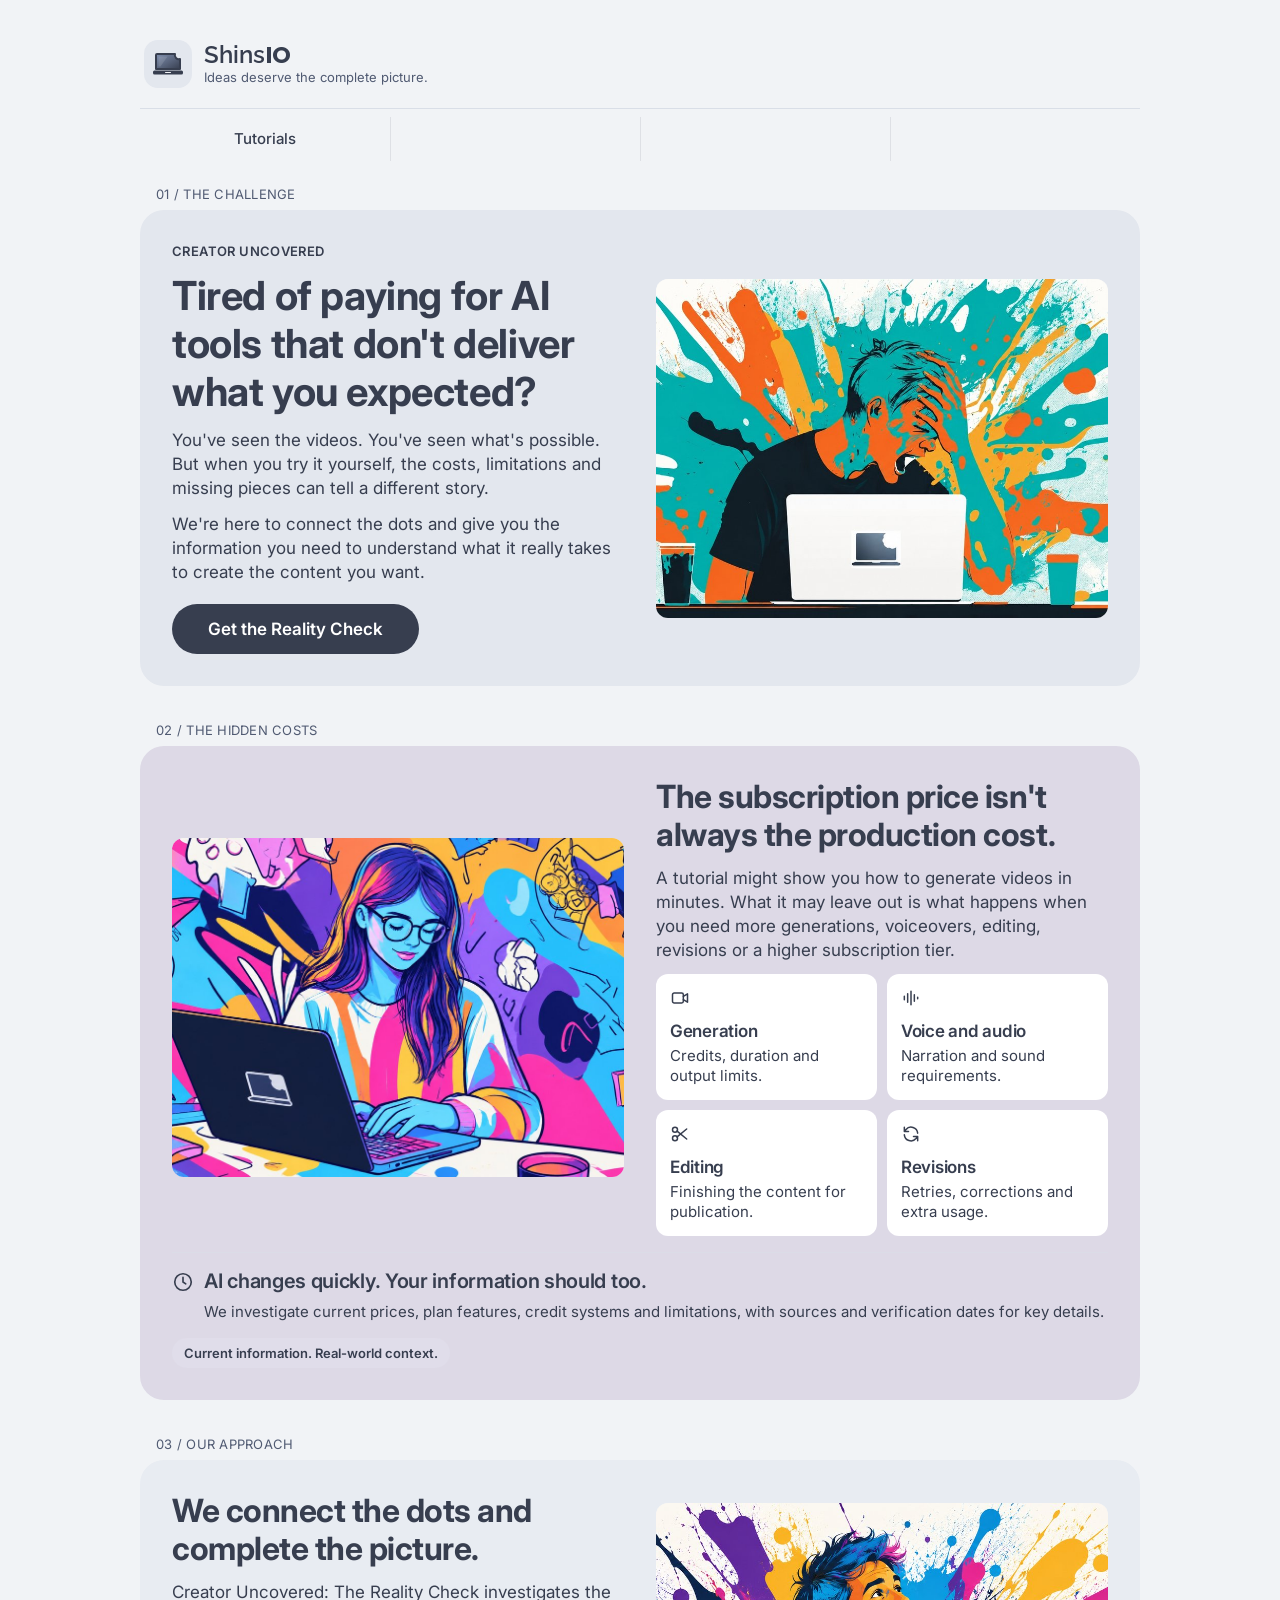
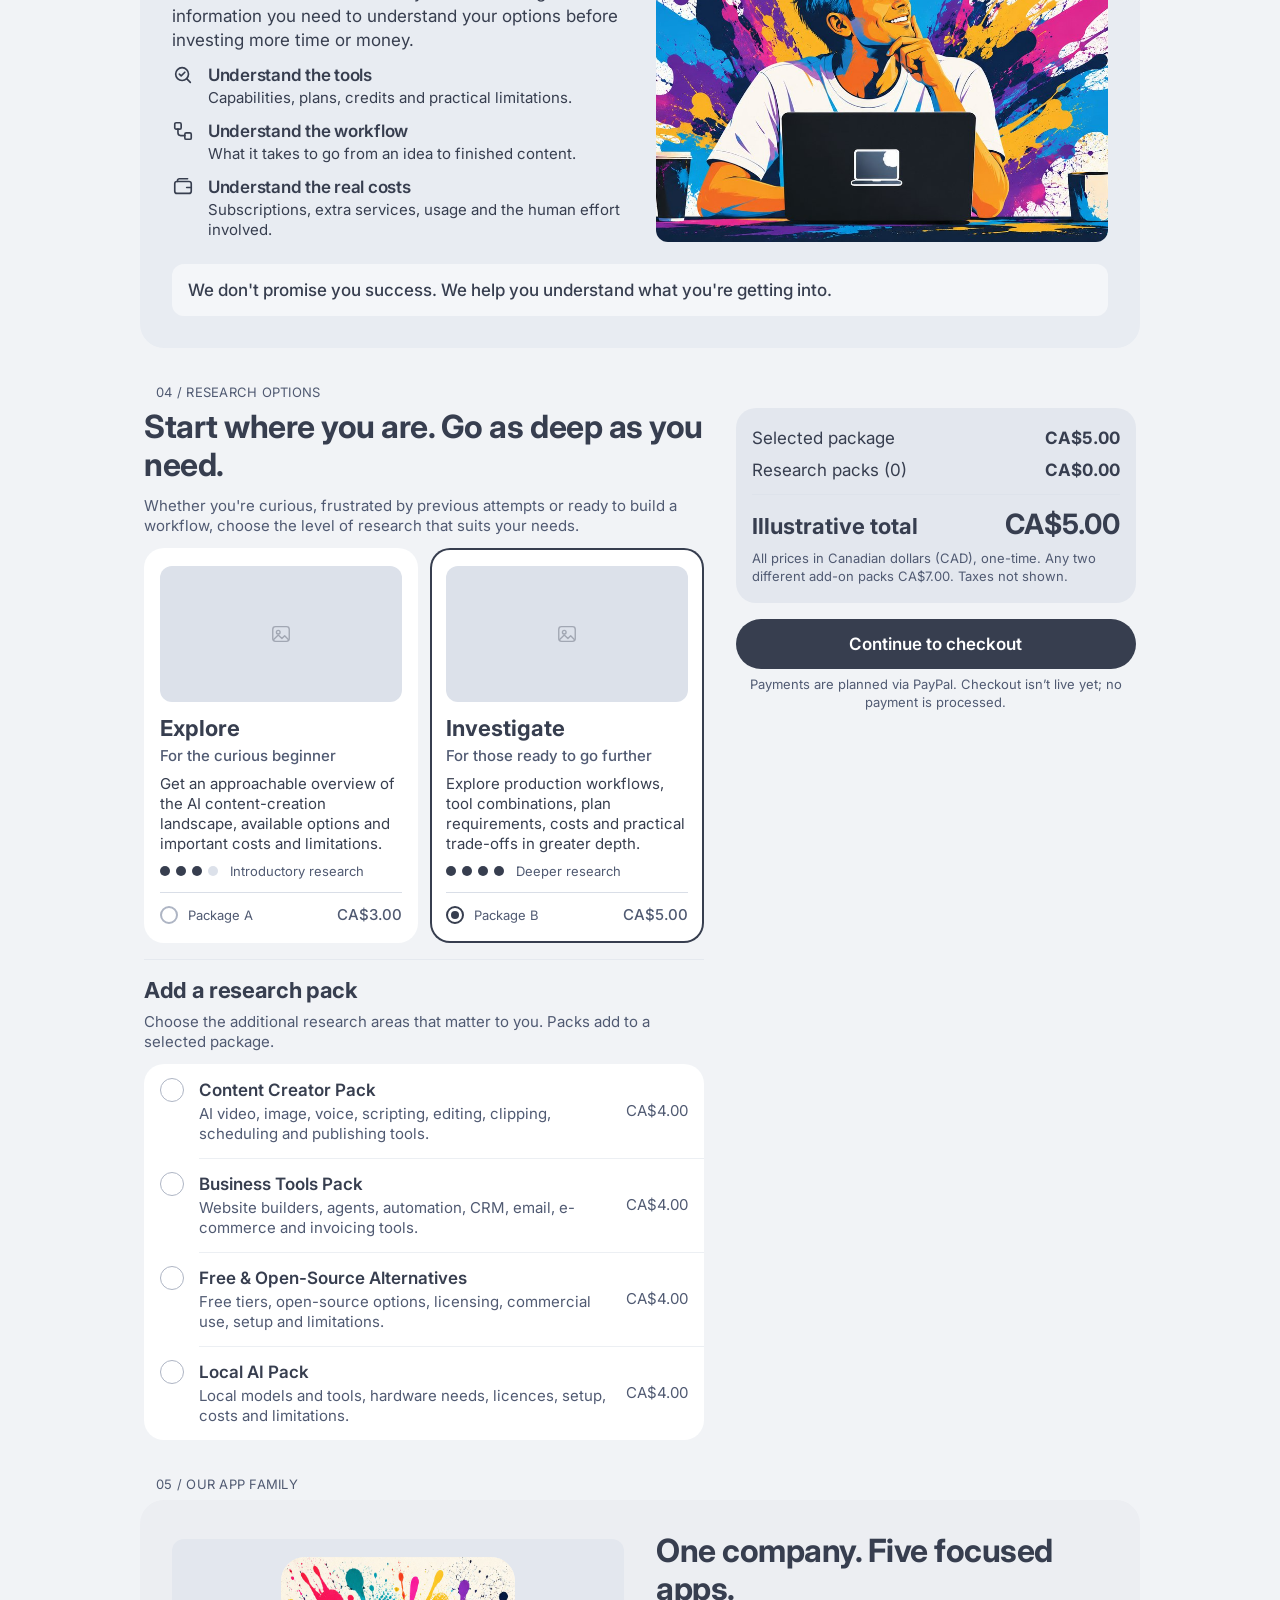
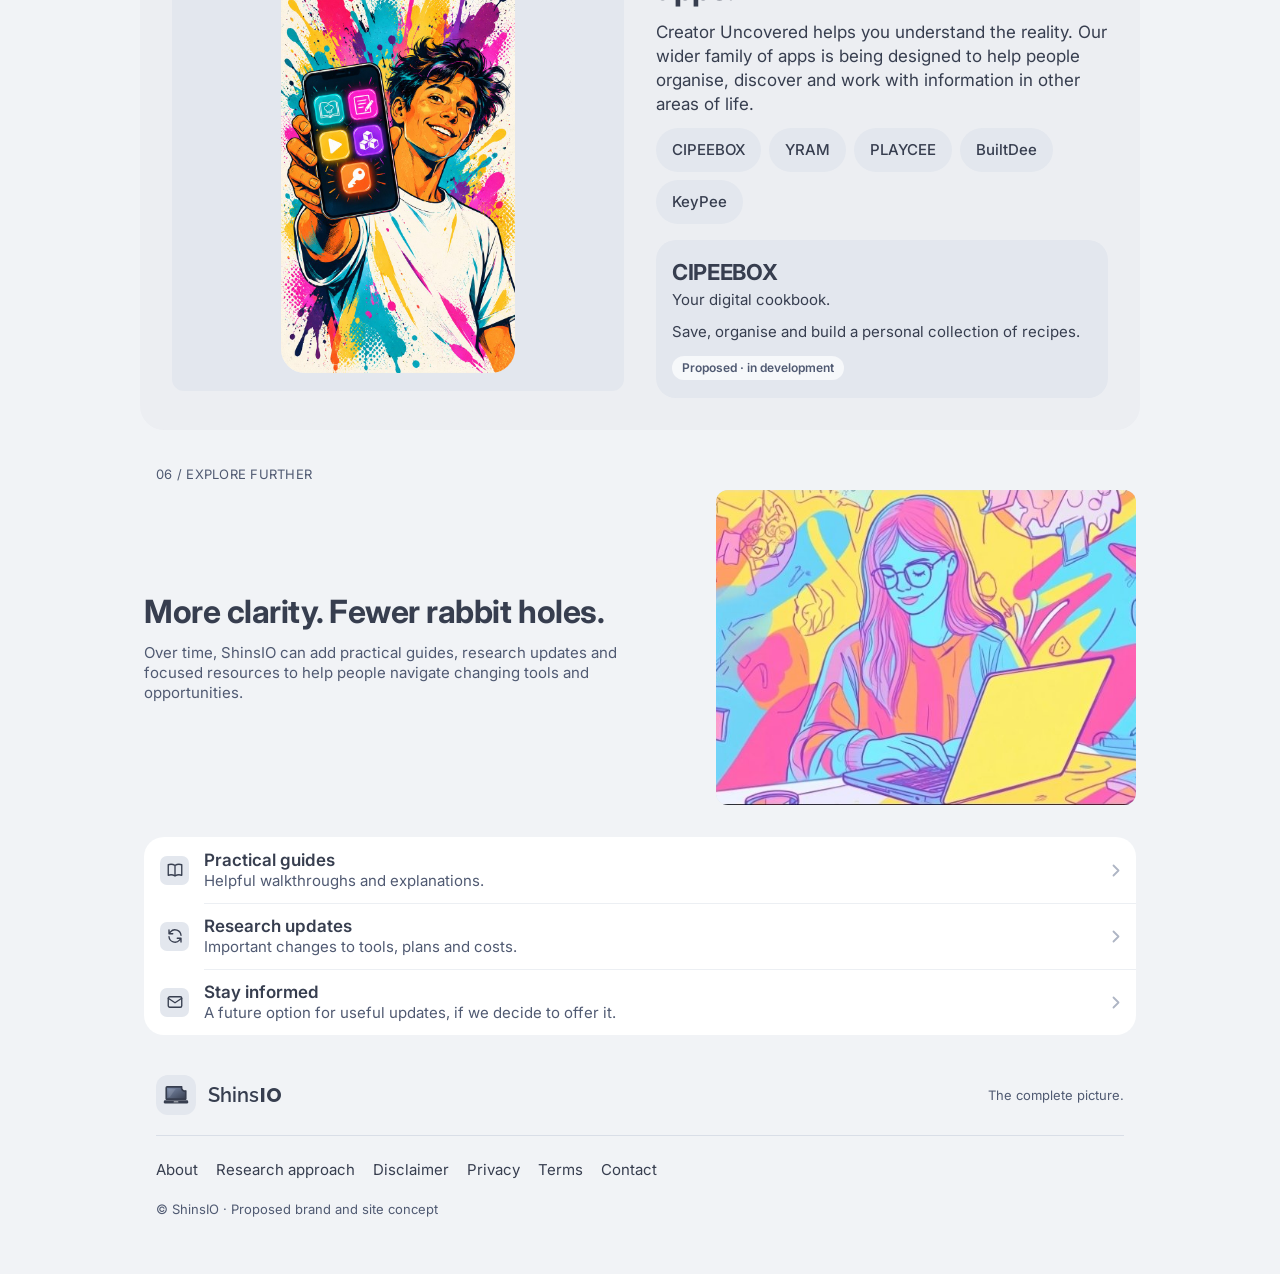
<file: index.html>
<!doctype html>
<html lang="en">
<head>
<meta charset="utf-8">
<meta name="viewport" content="width=device-width, initial-scale=1, viewport-fit=cover">
<title>ShinsIO — Ideas deserve the complete picture.</title>
<meta name="description" content="ShinsIO: Creator Uncovered — The Reality Check. Understand the real tools, workflows and costs behind AI content creation.">
<meta name="theme-color" content="#F1F3F6">
<link rel="preconnect" href="https://fonts.googleapis.com">
<link rel="preconnect" href="https://fonts.gstatic.com" crossorigin>
<link href="https://fonts.googleapis.com/css2?family=Inter:wght@400;500;600;700&family=Poppins:wght@700&family=Raleway:wght@600&display=swap" rel="stylesheet">
<link rel="stylesheet" href="styles.css?v=9">
<link rel="icon" href="data:image/svg+xml,%3Csvg xmlns='http://www.w3.org/2000/svg' viewBox='0 0 64 48'%3E%3Cdefs%3E%3ClinearGradient id='g' x1='0' y1='0' x2='1' y2='1'%3E%3Cstop offset='0' stop-color='%23A78BFA'/%3E%3Cstop offset='1' stop-color='%237C3AED'/%3E%3C/linearGradient%3E%3C/defs%3E%3Cpath d='M10 4h36a8 8 0 0 0 10 10v20H8V6a2 2 0 0 1 2-2z' fill='url(%23g)' stroke='%231F1F1F' stroke-width='4' stroke-linejoin='round'/%3E%3Crect x='2' y='37' width='60' height='8' rx='3' fill='%231F1F1F'/%3E%3Crect x='26' y='40' width='12' height='2' rx='1' fill='%23F7F6F3'/%3E%3C/svg%3E">
</head>
<body>
<svg width="0" height="0" style="position:absolute" aria-hidden="true">
  <defs>
    <linearGradient id="screenGrad" x1="0" y1="0" x2="1" y2="1">
      <stop offset="0" stop-color="#8090B0"/><stop offset="1" stop-color="#373E4F"/>
    </linearGradient>
    <symbol id="logo-laptop" viewBox="0 0 64 48">
      <!-- screen with concave bite at upper-right -->
      <path d="M10 4h36a8 8 0 0 0 10 10v20H8V6a2 2 0 0 1 2-2z" fill="url(#screenGrad)" stroke="#373E4F" stroke-width="4" stroke-linejoin="round"/>
      <path d="M13 9l18 0-14 20h-4z" fill="#fff" opacity=".12"/>
      <rect x="2" y="37" width="60" height="8" rx="3" fill="#373E4F"/>
      <rect x="26" y="40" width="12" height="2" rx="1" fill="#F1F3F6"/>
    </symbol>
  </defs>
</svg>

<div class="page">
  <header class="site-header">
    <a class="brand" href="#top" aria-label="ShinsIO home">
      <span class="brand-tile"><svg class="laptop" viewBox="0 0 64 48" aria-hidden="true"><use href="#logo-laptop"/></svg></span>
      <span class="brand-text">
        <span class="wordmark"><span class="wm-shins">Shins</span><span class="wm-io">IO</span></span>
        <span class="tagline">Ideas deserve the complete picture.</span>
      </span>
    </a>
  </header>
  <nav class="tab-nav" aria-label="Sections">
    <span class="tab">Tutorials</span><span class="tab"></span><span class="tab"></span><span class="tab"></span>
  </nav>

  <main id="top">
    <!-- 01 -->
    <section class="section" id="hook" aria-labelledby="hook-h">
      <p class="eyebrow">01 / The Challenge</p>
      <div class="card tint-lavender has-media">
        <div class="card-text">
        <p class="kicker">Creator Uncovered</p>
        <h1 id="hook-h">Tired of paying for AI tools that don't deliver what you expected?</h1>
        <p>You've seen the videos. You've seen what's possible. But when you try it yourself, the costs, limitations and missing pieces can tell a different story.</p>
        <p>We're here to connect the dots and give you the information you need to understand what it really takes to create the content you want.</p>
        <a class="btn btn-purple" href="#research">Get the Reality Check</a>
        </div>
        <div class="media media-4x3" aria-hidden="true"><img class="media-img" src="images/section-01-hook.svg" alt="" width="1200" height="661" loading="lazy" decoding="async"></div>
      </div>
    </section>

    <!-- 02 -->
    <section class="section" id="reality" aria-labelledby="reality-h">
      <p class="eyebrow">02 / The Hidden Costs</p>
      <div class="card tint-blue has-media flip">
        <div class="card-text">
        <h2 id="reality-h">The subscription price isn't always the production cost.</h2>
        <p>A tutorial might show you how to generate videos in minutes. What it may leave out is what happens when you need more generations, voiceovers, editing, revisions or a higher subscription tier.</p>
        <div class="tiles">
          <div class="tile">
            <svg class="ico" viewBox="0 0 24 24"><rect x="3" y="6" width="13" height="12" rx="2"/><path d="M16 10l5-3v10l-5-3"/></svg>
            <h3>Generation</h3><p>Credits, duration and output limits.</p>
          </div>
          <div class="tile">
            <svg class="ico" viewBox="0 0 24 24"><path d="M4 10v4M8 7v10M12 4v16M16 8v8M20 11v2"/></svg>
            <h3>Voice and audio</h3><p>Narration and sound requirements.</p>
          </div>
          <div class="tile">
            <svg class="ico" viewBox="0 0 24 24"><circle cx="6" cy="7" r="3"/><circle cx="6" cy="17" r="3"/><path d="M8.5 8.5L20 18M8.5 15.5L20 6"/></svg>
            <h3>Editing</h3><p>Finishing the content for publication.</p>
          </div>
          <div class="tile">
            <svg class="ico" viewBox="0 0 24 24"><path d="M20 11a8 8 0 0 0-14-4.5L4 9M4 4v5h5M4 13a8 8 0 0 0 14 4.5l2-2.5M20 20v-5h-5"/></svg>
            <h3>Revisions</h3><p>Retries, corrections and extra usage.</p>
          </div>
        </div>
        </div>
        <div class="media media-4x3" aria-hidden="true"><img class="media-img" src="images/section-02-costs.svg" alt="" width="1200" height="687" loading="lazy" decoding="async"></div>
        <div class="card-full">
        <hr>
        <div class="note">
          <svg class="ico" viewBox="0 0 24 24"><circle cx="12" cy="12" r="9"/><path d="M12 7v5l3 2"/></svg>
          <div>
            <h3>AI changes quickly. Your information should too.</h3>
            <p>We investigate current prices, plan features, credit systems and limitations, with sources and verification dates for key details.</p>
          </div>
        </div>
        <p class="badge">Current information. Real-world context.</p>
        </div>
      </div>
    </section>

    <!-- 03 -->
    <section class="section" id="solution" aria-labelledby="solution-h">
      <p class="eyebrow">03 / Our Approach</p>
      <div class="card tint-green has-media">
        <div class="card-text">
        <h2 id="solution-h">We connect the dots and complete the picture.</h2>
        <p>Creator Uncovered: The Reality Check investigates the information you need to understand your options before investing more time or money.</p>
        <ul class="feature-list">
          <li><svg class="ico" viewBox="0 0 24 24"><circle cx="11" cy="11" r="7"/><path d="M8 11l2 2 4-4M16 16l4 4"/></svg>
            <div><h3>Understand the tools</h3><p>Capabilities, plans, credits and practical limitations.</p></div></li>
          <li><svg class="ico" viewBox="0 0 24 24"><rect x="3" y="3" width="7" height="7" rx="1.5"/><rect x="14" y="14" width="7" height="7" rx="1.5"/><path d="M6.5 10v4a3 3 0 0 0 3 3H14"/></svg>
            <div><h3>Understand the workflow</h3><p>What it takes to go from an idea to finished content.</p></div></li>
          <li><svg class="ico" viewBox="0 0 24 24"><rect x="3" y="6" width="18" height="13" rx="2.5"/><path d="M16 12.5h5M6 6V5a2 2 0 0 1 2-2h9"/></svg>
            <div><h3>Understand the real costs</h3><p>Subscriptions, extra services, usage and the human effort involved.</p></div></li>
        </ul>
        </div>
        <div class="media media-4x3" aria-hidden="true"><img class="media-img" src="images/section-03-approach.svg" alt="" width="1200" height="661" loading="lazy" decoding="async"></div>
        <div class="card-full">
        <p class="trust">We don't promise you success. We help you understand what you're getting into.</p>
        </div>
      </div>
    </section>

    <!-- 04 -->
    <section class="section" id="research" aria-labelledby="research-h">
      <p class="eyebrow">04 / Research options</p>
      <div class="card plain research-grid">
        <div class="research-main">
        <h2 id="research-h">Start where you are. Go as deep as you need.</h2>
        <p class="muted">Whether you're curious, frustrated by previous attempts or ready to build a workflow, choose the level of research that suits your needs.</p>

        <fieldset class="packages">
          <legend class="sr-only">Research package</legend>
          <label class="pkg">
            <input type="radio" name="package" value="A" data-price="3.00" data-name="Package A · Explore">
            <span class="pkg-body">
              <span class="media media-16x9 media-thumb" aria-hidden="true"><svg class="media-glyph" viewBox="0 0 24 24"><rect x="3" y="4" width="18" height="16" rx="3"/><circle cx="9" cy="10" r="2"/><path d="M4 18l5-5 4 4 3-3 4 4"/></svg></span>
              <span class="pkg-title">Explore</span>
              <span class="pkg-aud">For the curious beginner</span>
              <span class="pkg-desc">Get an approachable overview of the AI content-creation landscape, available options and important costs and limitations.</span>
              <span class="depth" aria-label="Depth: introductory research"><i class="on"></i><i class="on"></i><i class="on"></i><i></i> Introductory research</span>
              <span class="pkg-foot"><span class="radio" aria-hidden="true"></span><span class="pkg-code">Package A</span><span class="price">CA$3.00</span></span>
            </span>
          </label>
          <label class="pkg">
            <input type="radio" name="package" value="B" data-price="5.00" data-name="Package B · Investigate" checked>
            <span class="pkg-body">
              <span class="media media-16x9 media-thumb" aria-hidden="true"><svg class="media-glyph" viewBox="0 0 24 24"><rect x="3" y="4" width="18" height="16" rx="3"/><circle cx="9" cy="10" r="2"/><path d="M4 18l5-5 4 4 3-3 4 4"/></svg></span>
              <span class="pkg-title">Investigate</span>
              <span class="pkg-aud">For those ready to go further</span>
              <span class="pkg-desc">Explore production workflows, tool combinations, plan requirements, costs and practical trade-offs in greater depth.</span>
              <span class="depth" aria-label="Depth: deeper research"><i class="on"></i><i class="on"></i><i class="on"></i><i class="on"></i> Deeper research</span>
              <span class="pkg-foot"><span class="radio" aria-hidden="true"></span><span class="pkg-code">Package B</span><span class="price">CA$5.00</span></span>
            </span>
          </label>
        </fieldset>

        <hr>
        <h3 class="h-sub">Add a research pack</h3>
        <p class="muted">Choose the additional research areas that matter to you. Packs add to a selected package.</p>
        <fieldset class="packs">
          <legend class="sr-only">Optional research packs, CA$4.00 each; any two different packs CA$7.00</legend>
          <label class="pack"><input type="checkbox" name="pack" value="creator" data-price="4.00"><span class="check" aria-hidden="true"></span>
            <span class="pack-text"><span class="pack-title">Content Creator Pack</span><span class="pack-desc">AI video, image, voice, scripting, editing, clipping, scheduling and publishing tools.</span></span><span class="pack-price">CA$4.00</span></label>
          <label class="pack"><input type="checkbox" name="pack" value="business" data-price="4.00"><span class="check" aria-hidden="true"></span>
            <span class="pack-text"><span class="pack-title">Business Tools Pack</span><span class="pack-desc">Website builders, agents, automation, CRM, email, e-commerce and invoicing tools.</span></span><span class="pack-price">CA$4.00</span></label>
          <label class="pack"><input type="checkbox" name="pack" value="free" data-price="4.00"><span class="check" aria-hidden="true"></span>
            <span class="pack-text"><span class="pack-title">Free &amp; Open-Source Alternatives</span><span class="pack-desc">Free tiers, open-source options, licensing, commercial use, setup and limitations.</span></span><span class="pack-price">CA$4.00</span></label>
          <label class="pack"><input type="checkbox" name="pack" value="local" data-price="4.00"><span class="check" aria-hidden="true"></span>
            <span class="pack-text"><span class="pack-title">Local AI Pack</span><span class="pack-desc">Local models and tools, hardware needs, licences, setup, costs and limitations.</span></span><span class="pack-price">CA$4.00</span></label>
        </fieldset>
        </div>
        <div class="research-aside">
        <div class="summary" aria-live="polite">
          <div class="row"><span>Selected package</span><strong id="sum-pkg">CA$5.00</strong></div>
          <div class="row"><span id="sum-packs-label">Research packs (0)</span><strong id="sum-packs">CA$0.00</strong></div>
          <div class="row" id="sum-offer-row" style="display:none"><span>Two-add-on offer</span><strong id="sum-offer">−CA$0.00</strong></div>
          <hr>
          <div class="row total"><span>Illustrative total</span><strong id="sum-total">CA$5.00</strong></div>
          <p class="fine">All prices in Canadian dollars (CAD), one-time. Any two different add-on packs <span id="pair-note">CA$7.00</span>. Taxes not shown.</p>
        </div>
        <button class="btn btn-dark" type="button" id="checkout">Continue to checkout</button>
        <p class="fine center" id="checkout-note">Payments are planned via PayPal. Checkout isn’t live yet; no payment is processed.</p>
        </div>
      </div>
    </section>

    <!-- 05 -->
    <section class="section" id="family" aria-labelledby="family-h">
      <p class="eyebrow">05 / Our app family</p>
      <div class="card tint-mist has-media flip">
        <div class="card-text">
        <h2 id="family-h">One company. Five focused apps.</h2>
        <p>Creator Uncovered helps you understand the reality. Our wider family of apps is being designed to help people organise, discover and work with information in other areas of life.</p>
        <div class="chips" role="tablist" aria-label="ShinsIO apps"></div>
        <div class="app-card" id="app-card" role="tabpanel" aria-live="polite">
          <h3 id="app-name"></h3>
          <p class="app-tag" id="app-tag"></p>
          <p id="app-desc"></p>
          <span class="status">Proposed · in development</span>
        </div>
        </div>
        <div class="media media-1x1" aria-hidden="true"><span class="media-phone"><img class="media-img" src="images/section-05-family.svg" alt="" width="720" height="1280" loading="lazy" decoding="async"></span></div>
      </div>
    </section>

    <!-- 06 -->
    <section class="section" id="supporting" aria-labelledby="sup-h">
      <p class="eyebrow">06 / Explore further</p>
      <div class="card plain has-media">
        <div class="card-text">
        <h2 id="sup-h">More clarity. Fewer rabbit holes.</h2>
        <p class="muted">Over time, ShinsIO can add practical guides, research updates and focused resources to help people navigate changing tools and opportunities.</p>
        </div>
        <div class="media media-4x3" aria-hidden="true"><img class="media-img" src="images/section-06-explore.svg" alt="" width="719" height="412" loading="lazy" decoding="async"></div>
        <div class="card-full">
        <ul class="link-list">
          <li><a href="#supporting"><span class="row-tile"><svg class="ico" viewBox="0 0 24 24"><path d="M3 5c3-1 6-1 9 1 3-2 6-2 9-1v14c-3-1-6-1-9 1-3-2-6-2-9-1zM12 6v14"/></svg></span>
            <span class="row-text"><strong>Practical guides</strong><small>Helpful walkthroughs and explanations.</small></span><svg class="chev" viewBox="0 0 8 13" aria-hidden="true"><path d="M1.5 1.5l5 5-5 5" fill="none" stroke="currentColor" stroke-width="1.8" stroke-linecap="round" stroke-linejoin="round"/></svg></a></li>
          <li><a href="#supporting"><span class="row-tile"><svg class="ico" viewBox="0 0 24 24"><path d="M20 11a8 8 0 0 0-14-4.5L4 9M4 4v5h5M4 13a8 8 0 0 0 14 4.5l2-2.5M20 20v-5h-5"/></svg></span>
            <span class="row-text"><strong>Research updates</strong><small>Important changes to tools, plans and costs.</small></span><svg class="chev" viewBox="0 0 8 13" aria-hidden="true"><path d="M1.5 1.5l5 5-5 5" fill="none" stroke="currentColor" stroke-width="1.8" stroke-linecap="round" stroke-linejoin="round"/></svg></a></li>
          <li><a href="#supporting"><span class="row-tile"><svg class="ico" viewBox="0 0 24 24"><rect x="3" y="5" width="18" height="14" rx="2"/><path d="M3 7l9 6 9-6"/></svg></span>
            <span class="row-text"><strong>Stay informed</strong><small>A future option for useful updates, if we decide to offer it.</small></span><svg class="chev" viewBox="0 0 8 13" aria-hidden="true"><path d="M1.5 1.5l5 5-5 5" fill="none" stroke="currentColor" stroke-width="1.8" stroke-linecap="round" stroke-linejoin="round"/></svg></a></li>
        </ul>
        </div>
      </div>
    </section>
  </main>

  <footer class="site-footer" id="footer">
    <div class="foot-top">
      <span class="brand small"><span class="brand-tile"><svg class="laptop" viewBox="0 0 64 48" aria-hidden="true"><use href="#logo-laptop"/></svg></span>
        <span class="wordmark"><span class="wm-shins">Shins</span><span class="wm-io">IO</span></span></span>
      <span class="foot-tag">The complete picture.</span>
    </div>
    <nav class="foot-links" aria-label="Footer">
      <a href="about.html">About</a><a href="research.html">Research approach</a><a href="disclaimer.html">Disclaimer</a><a href="privacy.html">Privacy</a><a href="terms.html">Terms</a><a href="contact.html">Contact</a>
    </nav>
    <p class="copy">© ShinsIO · Proposed brand and site concept</p>
  </footer>
</div>
<script src="main.js?v=5"></script>
</body>
</html>
</file>
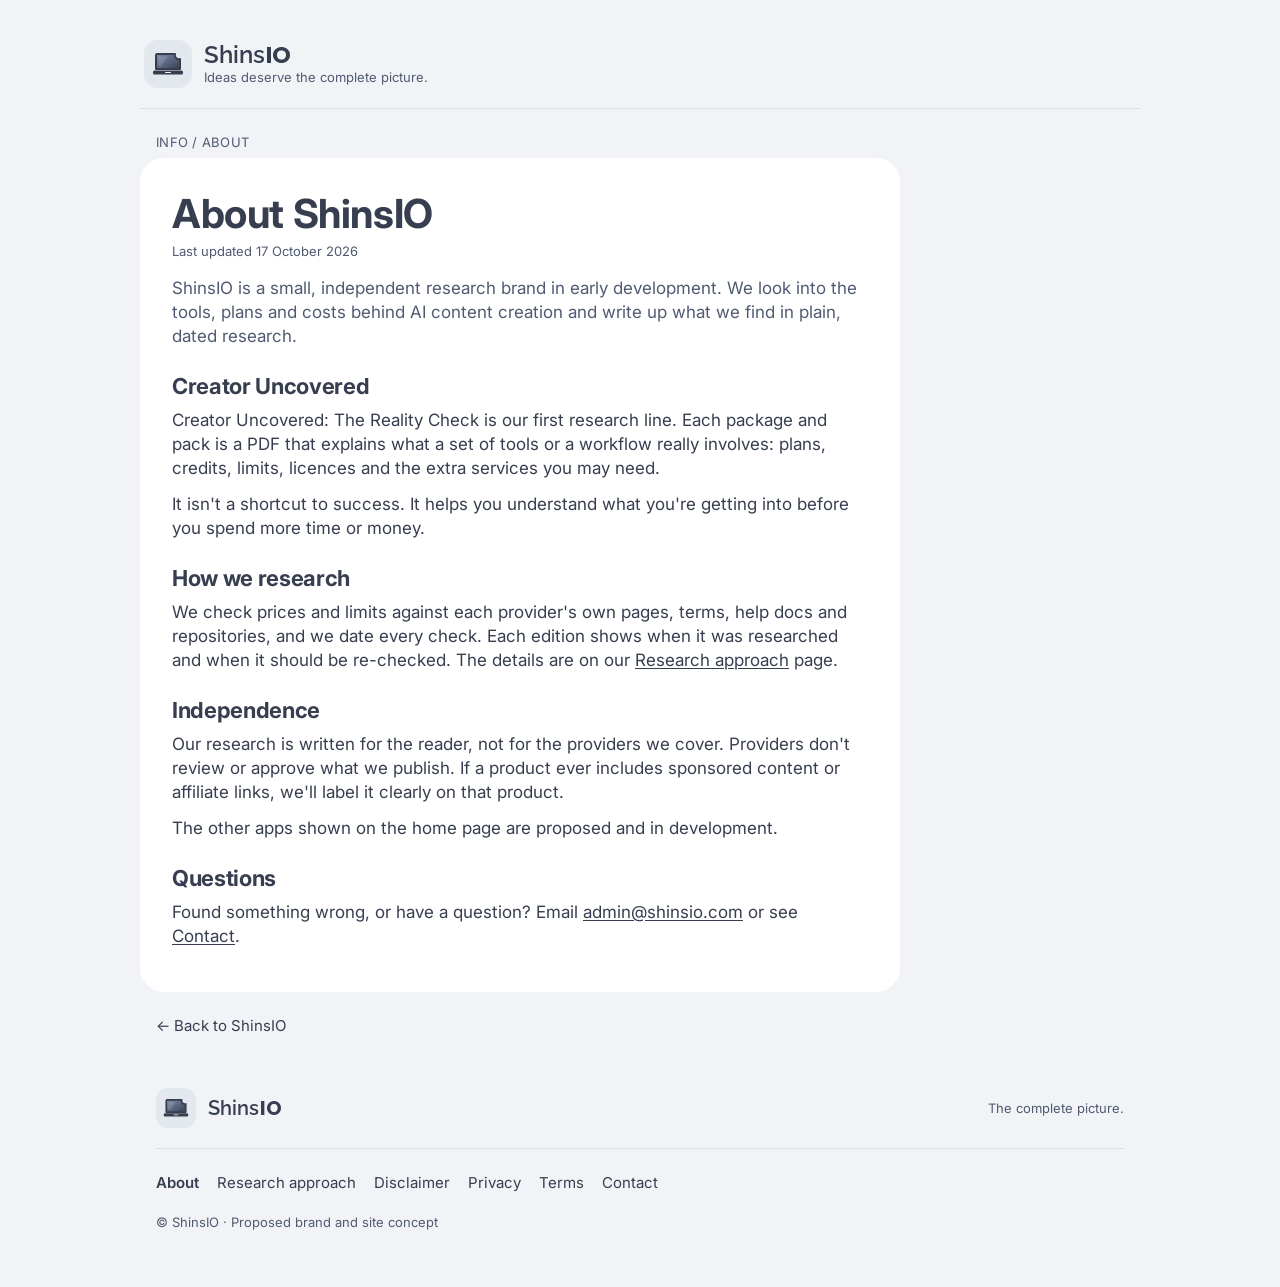
<file: about.html>
<!doctype html>
<html lang="en">
<head>
<meta charset="utf-8">
<meta name="viewport" content="width=device-width, initial-scale=1, viewport-fit=cover">
<title>About · ShinsIO</title>
<meta name="description" content="Who ShinsIO is, what Creator Uncovered: The Reality Check is, and how we research.">
<meta name="theme-color" content="#F1F3F6">
<link rel="preconnect" href="https://fonts.googleapis.com">
<link rel="preconnect" href="https://fonts.gstatic.com" crossorigin>
<link href="https://fonts.googleapis.com/css2?family=Inter:wght@400;500;600;700&family=Poppins:wght@700&family=Raleway:wght@600&display=swap" rel="stylesheet">
<link rel="stylesheet" href="styles.css?v=9">
<link rel="icon" href="data:image/svg+xml,%3Csvg xmlns='http://www.w3.org/2000/svg' viewBox='0 0 64 48'%3E%3Cdefs%3E%3ClinearGradient id='g' x1='0' y1='0' x2='1' y2='1'%3E%3Cstop offset='0' stop-color='%23A78BFA'/%3E%3Cstop offset='1' stop-color='%237C3AED'/%3E%3C/linearGradient%3E%3C/defs%3E%3Cpath d='M10 4h36a8 8 0 0 0 10 10v20H8V6a2 2 0 0 1 2-2z' fill='url(%23g)' stroke='%231F1F1F' stroke-width='4' stroke-linejoin='round'/%3E%3Crect x='2' y='37' width='60' height='8' rx='3' fill='%231F1F1F'/%3E%3Crect x='26' y='40' width='12' height='2' rx='1' fill='%23F7F6F3'/%3E%3C/svg%3E">
</head>
<body>
<svg width="0" height="0" style="position:absolute" aria-hidden="true">
  <defs>
    <linearGradient id="screenGrad" x1="0" y1="0" x2="1" y2="1">
      <stop offset="0" stop-color="#8090B0"/><stop offset="1" stop-color="#373E4F"/>
    </linearGradient>
    <symbol id="logo-laptop" viewBox="0 0 64 48">
      <!-- screen with concave bite at upper-right -->
      <path d="M10 4h36a8 8 0 0 0 10 10v20H8V6a2 2 0 0 1 2-2z" fill="url(#screenGrad)" stroke="#373E4F" stroke-width="4" stroke-linejoin="round"/>
      <path d="M13 9l18 0-14 20h-4z" fill="#fff" opacity=".12"/>
      <rect x="2" y="37" width="60" height="8" rx="3" fill="#373E4F"/>
      <rect x="26" y="40" width="12" height="2" rx="1" fill="#F1F3F6"/>
    </symbol>
  </defs>
</svg>

<div class="page">
  <header class="site-header">
    <a class="brand" href="index.html" aria-label="ShinsIO home">
      <span class="brand-tile"><svg class="laptop" viewBox="0 0 64 48" aria-hidden="true"><use href="#logo-laptop"/></svg></span>
      <span class="brand-text">
        <span class="wordmark"><span class="wm-shins">Shins</span><span class="wm-io">IO</span></span>
        <span class="tagline">Ideas deserve the complete picture.</span>
      </span>
    </a>
  </header>

  <main id="top">
    <section class="section" aria-labelledby="doc-h">
      <p class="eyebrow">Info / About</p>
      <article class="card doc">
        <h1 id="doc-h">About ShinsIO</h1>
        <p class="fine">Last updated 17 October 2026</p>
        <p class="lede">ShinsIO is a small, independent research brand in early development. We look into the tools, plans and costs behind AI content creation and write up what we find in plain, dated research.</p>
        <h2>Creator Uncovered</h2>
        <p>Creator Uncovered: The Reality Check is our first research line. Each package and pack is a PDF that explains what a set of tools or a workflow really involves: plans, credits, limits, licences and the extra services you may need.</p>
        <p>It isn't a shortcut to success. It helps you understand what you're getting into before you spend more time or money.</p>
        <h2>How we research</h2>
        <p>We check prices and limits against each provider's own pages, terms, help docs and repositories, and we date every check. Each edition shows when it was researched and when it should be re-checked. The details are on our <a href="research.html">Research approach</a> page.</p>
        <h2>Independence</h2>
        <p>Our research is written for the reader, not for the providers we cover. Providers don't review or approve what we publish. If a product ever includes sponsored content or affiliate links, we'll label it clearly on that product.</p>
        <p>The other apps shown on the home page are proposed and in development.</p>
        <h2>Questions</h2>
        <p>Found something wrong, or have a question? Email <a href="mailto:admin@shinsio.com">admin@shinsio.com</a> or see <a href="contact.html">Contact</a>.</p>
      </article>
      <p class="doc-back"><a href="index.html">← Back to ShinsIO</a></p>
    </section>
  </main>

  <footer class="site-footer" id="footer">
    <div class="foot-top">
      <span class="brand small"><span class="brand-tile"><svg class="laptop" viewBox="0 0 64 48" aria-hidden="true"><use href="#logo-laptop"/></svg></span>
        <span class="wordmark"><span class="wm-shins">Shins</span><span class="wm-io">IO</span></span></span>
      <span class="foot-tag">The complete picture.</span>
    </div>
    <nav class="foot-links" aria-label="Footer">
      <a href="about.html" aria-current="page">About</a><a href="research.html">Research approach</a><a href="disclaimer.html">Disclaimer</a><a href="privacy.html">Privacy</a><a href="terms.html">Terms</a><a href="contact.html">Contact</a>
    </nav>
    <p class="copy">© ShinsIO · Proposed brand and site concept</p>
  </footer>
</div>
</body>
</html>
</file>
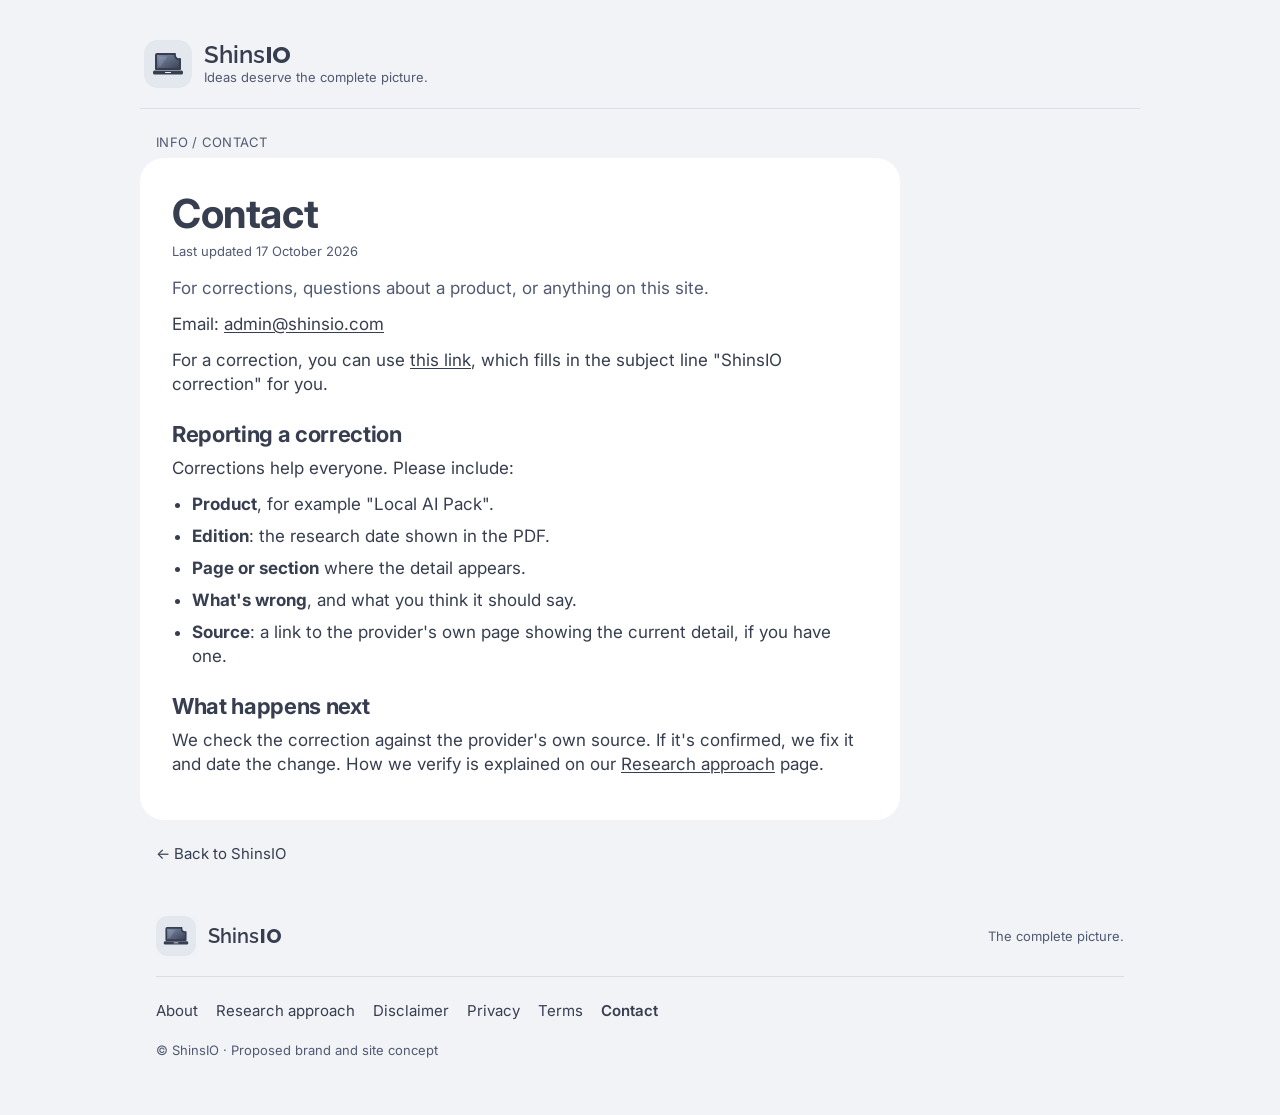
<file: contact.html>
<!doctype html>
<html lang="en">
<head>
<meta charset="utf-8">
<meta name="viewport" content="width=device-width, initial-scale=1, viewport-fit=cover">
<title>Contact · ShinsIO</title>
<meta name="description" content="How to send ShinsIO corrections and questions, and what to include in a correction.">
<meta name="theme-color" content="#F1F3F6">
<link rel="preconnect" href="https://fonts.googleapis.com">
<link rel="preconnect" href="https://fonts.gstatic.com" crossorigin>
<link href="https://fonts.googleapis.com/css2?family=Inter:wght@400;500;600;700&family=Poppins:wght@700&family=Raleway:wght@600&display=swap" rel="stylesheet">
<link rel="stylesheet" href="styles.css?v=9">
<link rel="icon" href="data:image/svg+xml,%3Csvg xmlns='http://www.w3.org/2000/svg' viewBox='0 0 64 48'%3E%3Cdefs%3E%3ClinearGradient id='g' x1='0' y1='0' x2='1' y2='1'%3E%3Cstop offset='0' stop-color='%23A78BFA'/%3E%3Cstop offset='1' stop-color='%237C3AED'/%3E%3C/linearGradient%3E%3C/defs%3E%3Cpath d='M10 4h36a8 8 0 0 0 10 10v20H8V6a2 2 0 0 1 2-2z' fill='url(%23g)' stroke='%231F1F1F' stroke-width='4' stroke-linejoin='round'/%3E%3Crect x='2' y='37' width='60' height='8' rx='3' fill='%231F1F1F'/%3E%3Crect x='26' y='40' width='12' height='2' rx='1' fill='%23F7F6F3'/%3E%3C/svg%3E">
</head>
<body>
<svg width="0" height="0" style="position:absolute" aria-hidden="true">
  <defs>
    <linearGradient id="screenGrad" x1="0" y1="0" x2="1" y2="1">
      <stop offset="0" stop-color="#8090B0"/><stop offset="1" stop-color="#373E4F"/>
    </linearGradient>
    <symbol id="logo-laptop" viewBox="0 0 64 48">
      <!-- screen with concave bite at upper-right -->
      <path d="M10 4h36a8 8 0 0 0 10 10v20H8V6a2 2 0 0 1 2-2z" fill="url(#screenGrad)" stroke="#373E4F" stroke-width="4" stroke-linejoin="round"/>
      <path d="M13 9l18 0-14 20h-4z" fill="#fff" opacity=".12"/>
      <rect x="2" y="37" width="60" height="8" rx="3" fill="#373E4F"/>
      <rect x="26" y="40" width="12" height="2" rx="1" fill="#F1F3F6"/>
    </symbol>
  </defs>
</svg>

<div class="page">
  <header class="site-header">
    <a class="brand" href="index.html" aria-label="ShinsIO home">
      <span class="brand-tile"><svg class="laptop" viewBox="0 0 64 48" aria-hidden="true"><use href="#logo-laptop"/></svg></span>
      <span class="brand-text">
        <span class="wordmark"><span class="wm-shins">Shins</span><span class="wm-io">IO</span></span>
        <span class="tagline">Ideas deserve the complete picture.</span>
      </span>
    </a>
  </header>

  <main id="top">
    <section class="section" aria-labelledby="doc-h">
      <p class="eyebrow">Info / Contact</p>
      <article class="card doc">
        <h1 id="doc-h">Contact</h1>
        <p class="fine">Last updated 17 October 2026</p>
        <p class="lede">For corrections, questions about a product, or anything on this site.</p>
        <p>Email: <a href="mailto:admin@shinsio.com">admin@shinsio.com</a></p>
        <p>For a correction, you can use <a href="mailto:admin@shinsio.com?subject=ShinsIO%20correction">this link</a>, which fills in the subject line "ShinsIO correction" for you.</p>
        <h2>Reporting a correction</h2>
        <p>Corrections help everyone. Please include:</p>
        <ul>
          <li><strong>Product</strong>, for example "Local AI Pack".</li>
          <li><strong>Edition</strong>: the research date shown in the PDF.</li>
          <li><strong>Page or section</strong> where the detail appears.</li>
          <li><strong>What's wrong</strong>, and what you think it should say.</li>
          <li><strong>Source</strong>: a link to the provider's own page showing the current detail, if you have one.</li>
        </ul>
        <h2>What happens next</h2>
        <p>We check the correction against the provider's own source. If it's confirmed, we fix it and date the change. How we verify is explained on our <a href="research.html">Research approach</a> page.</p>
      </article>
      <p class="doc-back"><a href="index.html">← Back to ShinsIO</a></p>
    </section>
  </main>

  <footer class="site-footer" id="footer">
    <div class="foot-top">
      <span class="brand small"><span class="brand-tile"><svg class="laptop" viewBox="0 0 64 48" aria-hidden="true"><use href="#logo-laptop"/></svg></span>
        <span class="wordmark"><span class="wm-shins">Shins</span><span class="wm-io">IO</span></span></span>
      <span class="foot-tag">The complete picture.</span>
    </div>
    <nav class="foot-links" aria-label="Footer">
      <a href="about.html">About</a><a href="research.html">Research approach</a><a href="disclaimer.html">Disclaimer</a><a href="privacy.html">Privacy</a><a href="terms.html">Terms</a><a href="contact.html" aria-current="page">Contact</a>
    </nav>
    <p class="copy">© ShinsIO · Proposed brand and site concept</p>
  </footer>
</div>
</body>
</html>
</file>
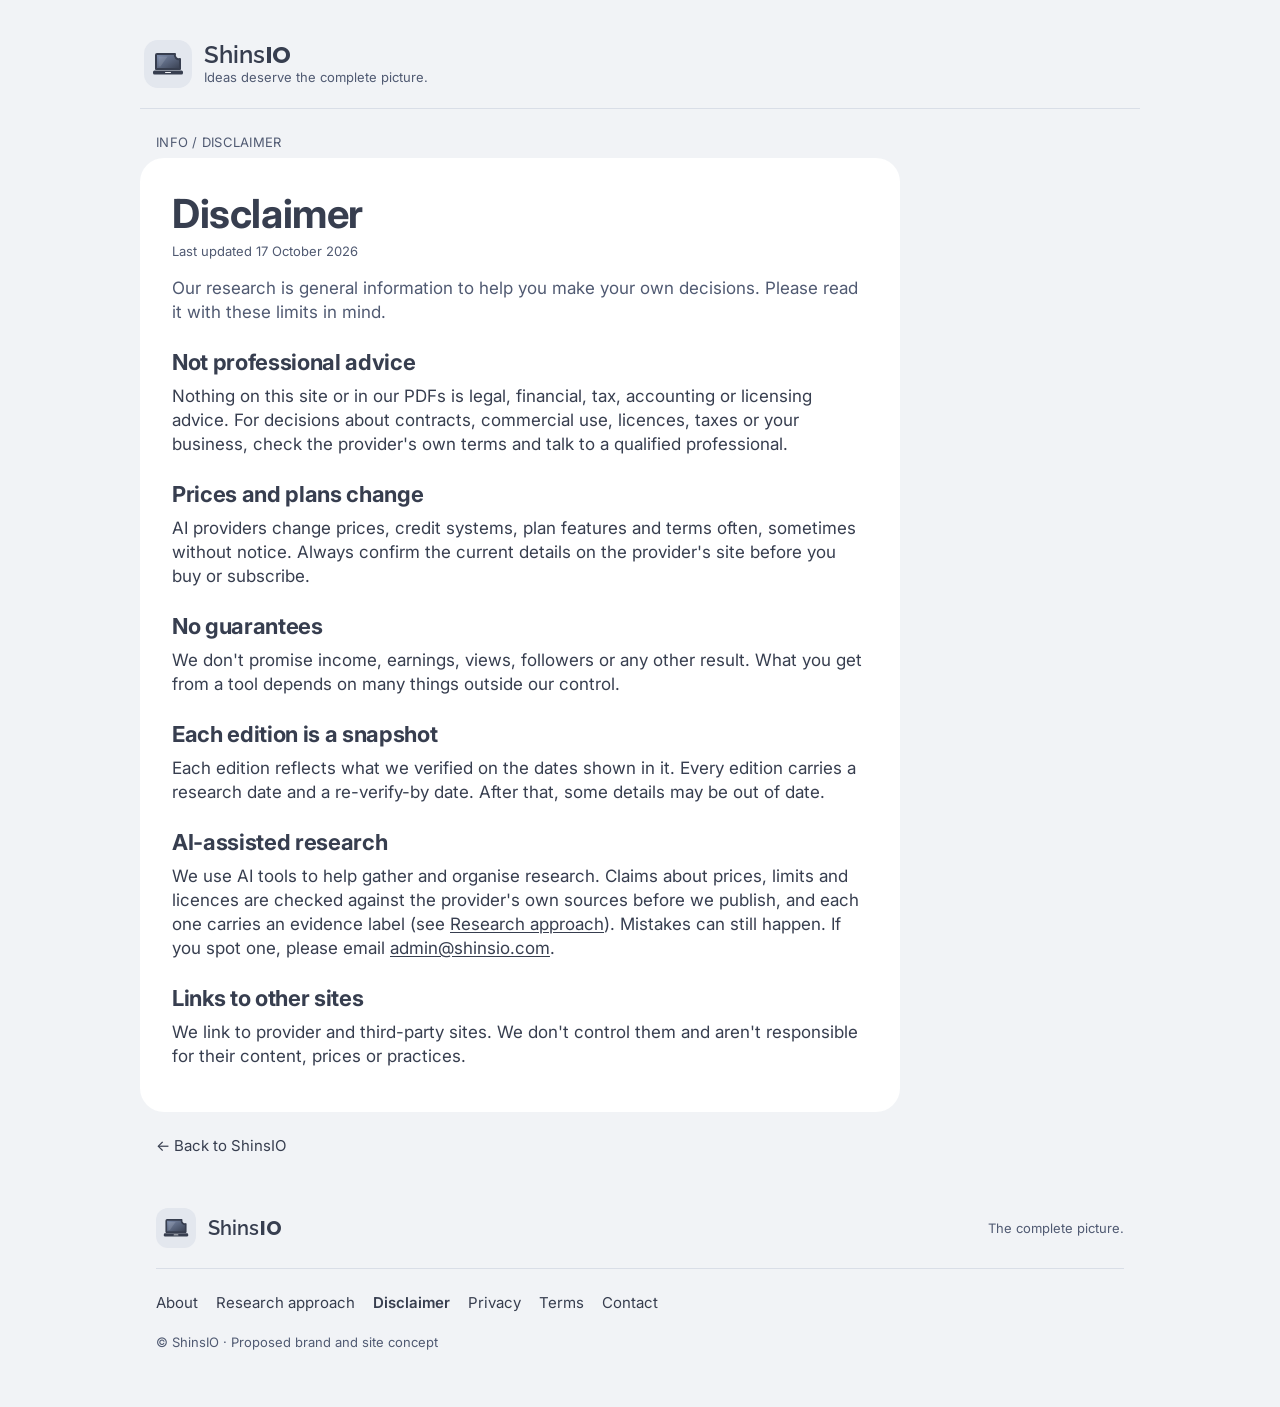
<file: disclaimer.html>
<!doctype html>
<html lang="en">
<head>
<meta charset="utf-8">
<meta name="viewport" content="width=device-width, initial-scale=1, viewport-fit=cover">
<title>Disclaimer · ShinsIO</title>
<meta name="description" content="ShinsIO research is general information, not legal, financial, tax or licensing advice. Prices change and each edition is a dated snapshot.">
<meta name="theme-color" content="#F1F3F6">
<link rel="preconnect" href="https://fonts.googleapis.com">
<link rel="preconnect" href="https://fonts.gstatic.com" crossorigin>
<link href="https://fonts.googleapis.com/css2?family=Inter:wght@400;500;600;700&family=Poppins:wght@700&family=Raleway:wght@600&display=swap" rel="stylesheet">
<link rel="stylesheet" href="styles.css?v=9">
<link rel="icon" href="data:image/svg+xml,%3Csvg xmlns='http://www.w3.org/2000/svg' viewBox='0 0 64 48'%3E%3Cdefs%3E%3ClinearGradient id='g' x1='0' y1='0' x2='1' y2='1'%3E%3Cstop offset='0' stop-color='%23A78BFA'/%3E%3Cstop offset='1' stop-color='%237C3AED'/%3E%3C/linearGradient%3E%3C/defs%3E%3Cpath d='M10 4h36a8 8 0 0 0 10 10v20H8V6a2 2 0 0 1 2-2z' fill='url(%23g)' stroke='%231F1F1F' stroke-width='4' stroke-linejoin='round'/%3E%3Crect x='2' y='37' width='60' height='8' rx='3' fill='%231F1F1F'/%3E%3Crect x='26' y='40' width='12' height='2' rx='1' fill='%23F7F6F3'/%3E%3C/svg%3E">
</head>
<body>
<svg width="0" height="0" style="position:absolute" aria-hidden="true">
  <defs>
    <linearGradient id="screenGrad" x1="0" y1="0" x2="1" y2="1">
      <stop offset="0" stop-color="#8090B0"/><stop offset="1" stop-color="#373E4F"/>
    </linearGradient>
    <symbol id="logo-laptop" viewBox="0 0 64 48">
      <!-- screen with concave bite at upper-right -->
      <path d="M10 4h36a8 8 0 0 0 10 10v20H8V6a2 2 0 0 1 2-2z" fill="url(#screenGrad)" stroke="#373E4F" stroke-width="4" stroke-linejoin="round"/>
      <path d="M13 9l18 0-14 20h-4z" fill="#fff" opacity=".12"/>
      <rect x="2" y="37" width="60" height="8" rx="3" fill="#373E4F"/>
      <rect x="26" y="40" width="12" height="2" rx="1" fill="#F1F3F6"/>
    </symbol>
  </defs>
</svg>

<div class="page">
  <header class="site-header">
    <a class="brand" href="index.html" aria-label="ShinsIO home">
      <span class="brand-tile"><svg class="laptop" viewBox="0 0 64 48" aria-hidden="true"><use href="#logo-laptop"/></svg></span>
      <span class="brand-text">
        <span class="wordmark"><span class="wm-shins">Shins</span><span class="wm-io">IO</span></span>
        <span class="tagline">Ideas deserve the complete picture.</span>
      </span>
    </a>
  </header>

  <main id="top">
    <section class="section" aria-labelledby="doc-h">
      <p class="eyebrow">Info / Disclaimer</p>
      <article class="card doc">
        <h1 id="doc-h">Disclaimer</h1>
        <p class="fine">Last updated 17 October 2026</p>
        <p class="lede">Our research is general information to help you make your own decisions. Please read it with these limits in mind.</p>
        <h2>Not professional advice</h2>
        <p>Nothing on this site or in our PDFs is legal, financial, tax, accounting or licensing advice. For decisions about contracts, commercial use, licences, taxes or your business, check the provider's own terms and talk to a qualified professional.</p>
        <h2>Prices and plans change</h2>
        <p>AI providers change prices, credit systems, plan features and terms often, sometimes without notice. Always confirm the current details on the provider's site before you buy or subscribe.</p>
        <h2>No guarantees</h2>
        <p>We don't promise income, earnings, views, followers or any other result. What you get from a tool depends on many things outside our control.</p>
        <h2>Each edition is a snapshot</h2>
        <p>Each edition reflects what we verified on the dates shown in it. Every edition carries a research date and a re-verify-by date. After that, some details may be out of date.</p>
        <h2>AI-assisted research</h2>
        <p>We use AI tools to help gather and organise research. Claims about prices, limits and licences are checked against the provider's own sources before we publish, and each one carries an evidence label (see <a href="research.html">Research approach</a>). Mistakes can still happen. If you spot one, please email <a href="mailto:admin@shinsio.com?subject=ShinsIO%20correction">admin@shinsio.com</a>.</p>
        <h2>Links to other sites</h2>
        <p>We link to provider and third-party sites. We don't control them and aren't responsible for their content, prices or practices.</p>
      </article>
      <p class="doc-back"><a href="index.html">← Back to ShinsIO</a></p>
    </section>
  </main>

  <footer class="site-footer" id="footer">
    <div class="foot-top">
      <span class="brand small"><span class="brand-tile"><svg class="laptop" viewBox="0 0 64 48" aria-hidden="true"><use href="#logo-laptop"/></svg></span>
        <span class="wordmark"><span class="wm-shins">Shins</span><span class="wm-io">IO</span></span></span>
      <span class="foot-tag">The complete picture.</span>
    </div>
    <nav class="foot-links" aria-label="Footer">
      <a href="about.html">About</a><a href="research.html">Research approach</a><a href="disclaimer.html" aria-current="page">Disclaimer</a><a href="privacy.html">Privacy</a><a href="terms.html">Terms</a><a href="contact.html">Contact</a>
    </nav>
    <p class="copy">© ShinsIO · Proposed brand and site concept</p>
  </footer>
</div>
</body>
</html>
</file>
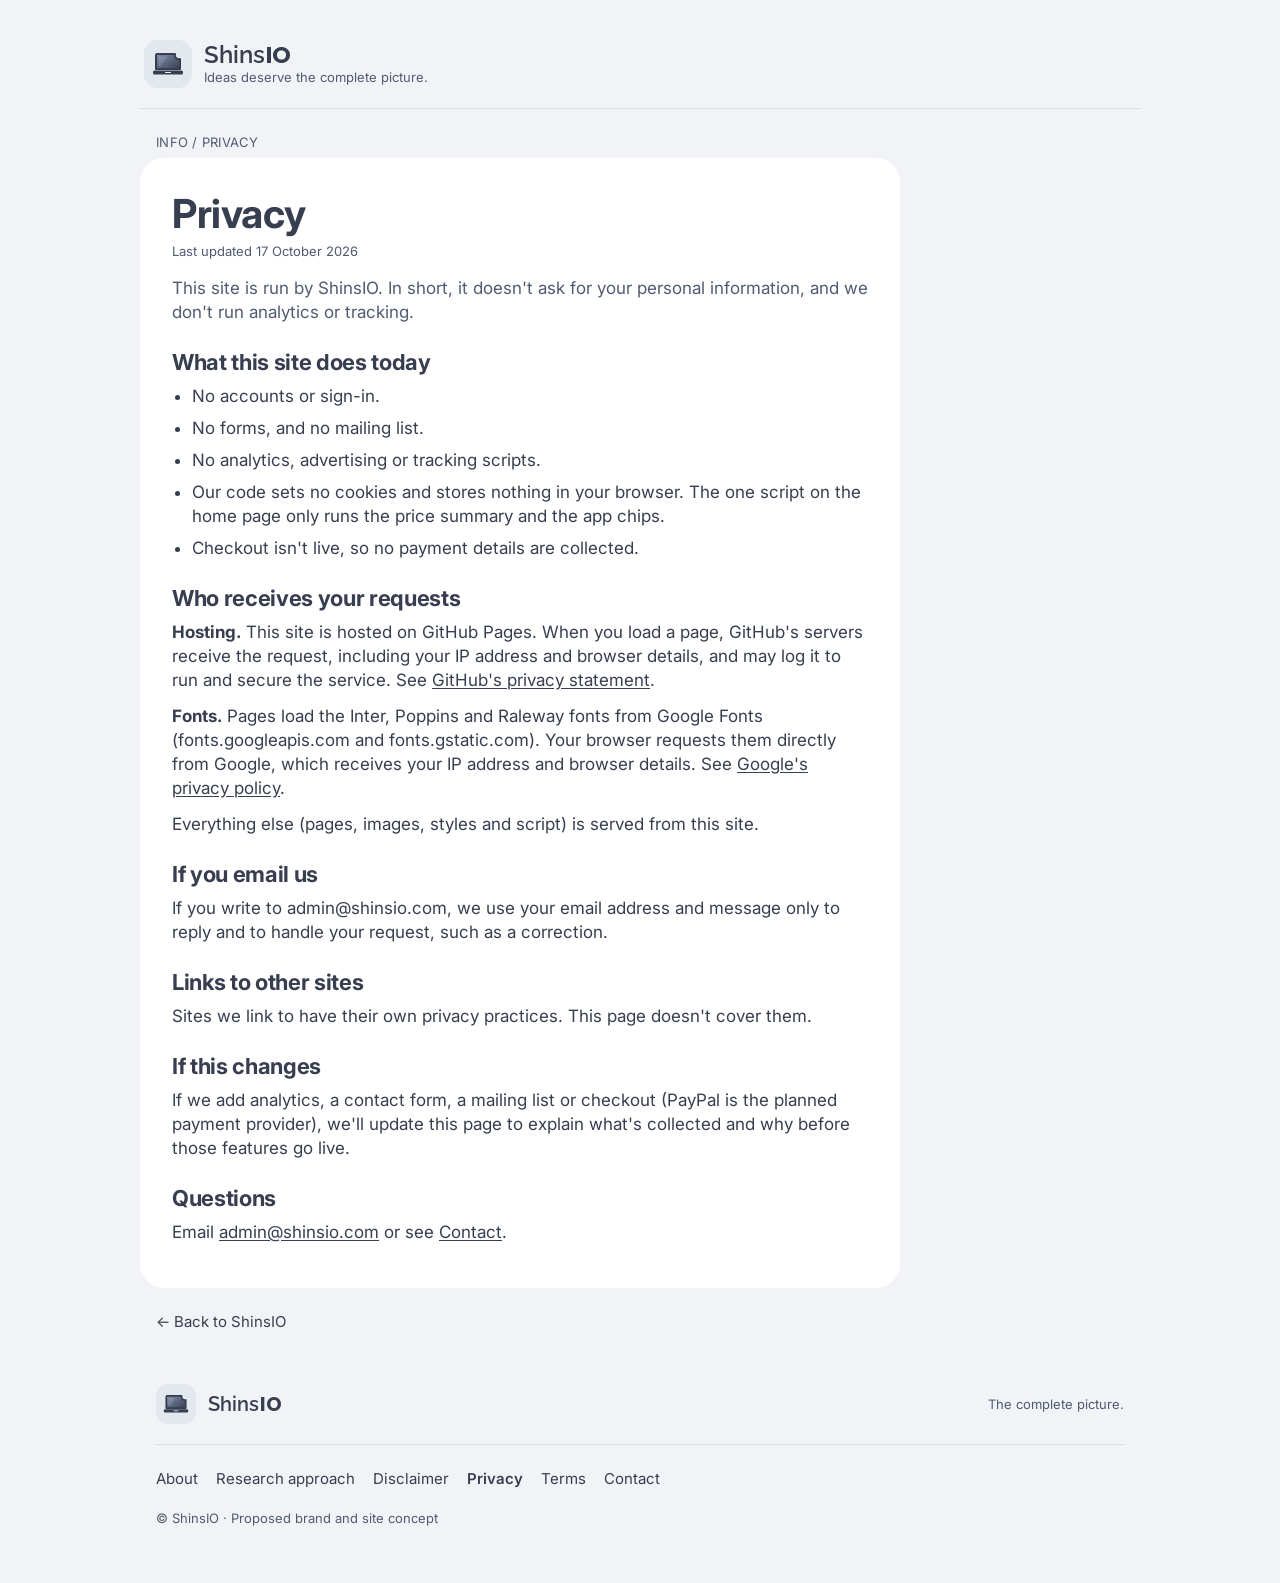
<file: privacy.html>
<!doctype html>
<html lang="en">
<head>
<meta charset="utf-8">
<meta name="viewport" content="width=device-width, initial-scale=1, viewport-fit=cover">
<title>Privacy · ShinsIO</title>
<meta name="description" content="ShinsIO privacy: no accounts, forms, analytics or cookies. What GitHub Pages and Google Fonts receive when you visit.">
<meta name="theme-color" content="#F1F3F6">
<link rel="preconnect" href="https://fonts.googleapis.com">
<link rel="preconnect" href="https://fonts.gstatic.com" crossorigin>
<link href="https://fonts.googleapis.com/css2?family=Inter:wght@400;500;600;700&family=Poppins:wght@700&family=Raleway:wght@600&display=swap" rel="stylesheet">
<link rel="stylesheet" href="styles.css?v=9">
<link rel="icon" href="data:image/svg+xml,%3Csvg xmlns='http://www.w3.org/2000/svg' viewBox='0 0 64 48'%3E%3Cdefs%3E%3ClinearGradient id='g' x1='0' y1='0' x2='1' y2='1'%3E%3Cstop offset='0' stop-color='%23A78BFA'/%3E%3Cstop offset='1' stop-color='%237C3AED'/%3E%3C/linearGradient%3E%3C/defs%3E%3Cpath d='M10 4h36a8 8 0 0 0 10 10v20H8V6a2 2 0 0 1 2-2z' fill='url(%23g)' stroke='%231F1F1F' stroke-width='4' stroke-linejoin='round'/%3E%3Crect x='2' y='37' width='60' height='8' rx='3' fill='%231F1F1F'/%3E%3Crect x='26' y='40' width='12' height='2' rx='1' fill='%23F7F6F3'/%3E%3C/svg%3E">
</head>
<body>
<svg width="0" height="0" style="position:absolute" aria-hidden="true">
  <defs>
    <linearGradient id="screenGrad" x1="0" y1="0" x2="1" y2="1">
      <stop offset="0" stop-color="#8090B0"/><stop offset="1" stop-color="#373E4F"/>
    </linearGradient>
    <symbol id="logo-laptop" viewBox="0 0 64 48">
      <!-- screen with concave bite at upper-right -->
      <path d="M10 4h36a8 8 0 0 0 10 10v20H8V6a2 2 0 0 1 2-2z" fill="url(#screenGrad)" stroke="#373E4F" stroke-width="4" stroke-linejoin="round"/>
      <path d="M13 9l18 0-14 20h-4z" fill="#fff" opacity=".12"/>
      <rect x="2" y="37" width="60" height="8" rx="3" fill="#373E4F"/>
      <rect x="26" y="40" width="12" height="2" rx="1" fill="#F1F3F6"/>
    </symbol>
  </defs>
</svg>

<div class="page">
  <header class="site-header">
    <a class="brand" href="index.html" aria-label="ShinsIO home">
      <span class="brand-tile"><svg class="laptop" viewBox="0 0 64 48" aria-hidden="true"><use href="#logo-laptop"/></svg></span>
      <span class="brand-text">
        <span class="wordmark"><span class="wm-shins">Shins</span><span class="wm-io">IO</span></span>
        <span class="tagline">Ideas deserve the complete picture.</span>
      </span>
    </a>
  </header>

  <main id="top">
    <section class="section" aria-labelledby="doc-h">
      <p class="eyebrow">Info / Privacy</p>
      <article class="card doc">
        <h1 id="doc-h">Privacy</h1>
        <p class="fine">Last updated 17 October 2026</p>
        <p class="lede">This site is run by ShinsIO. In short, it doesn't ask for your personal information, and we don't run analytics or tracking.</p>
        <h2>What this site does today</h2>
        <ul>
          <li>No accounts or sign-in.</li>
          <li>No forms, and no mailing list.</li>
          <li>No analytics, advertising or tracking scripts.</li>
          <li>Our code sets no cookies and stores nothing in your browser. The one script on the home page only runs the price summary and the app chips.</li>
          <li>Checkout isn't live, so no payment details are collected.</li>
        </ul>
        <h2>Who receives your requests</h2>
        <p><strong>Hosting.</strong> This site is hosted on GitHub Pages. When you load a page, GitHub's servers receive the request, including your IP address and browser details, and may log it to run and secure the service. See <a href="https://docs.github.com/en/site-policy/privacy-policies/github-general-privacy-statement" rel="noopener">GitHub's privacy statement</a>.</p>
        <p><strong>Fonts.</strong> Pages load the Inter, Poppins and Raleway fonts from Google Fonts (fonts.googleapis.com and fonts.gstatic.com). Your browser requests them directly from Google, which receives your IP address and browser details. See <a href="https://policies.google.com/privacy" rel="noopener">Google's privacy policy</a>.</p>
        <p>Everything else (pages, images, styles and script) is served from this site.</p>
        <h2>If you email us</h2>
        <p>If you write to admin@shinsio.com, we use your email address and message only to reply and to handle your request, such as a correction.</p>
        <h2>Links to other sites</h2>
        <p>Sites we link to have their own privacy practices. This page doesn't cover them.</p>
        <h2>If this changes</h2>
        <p>If we add analytics, a contact form, a mailing list or checkout (PayPal is the planned payment provider), we'll update this page to explain what's collected and why before those features go live.</p>
        <h2>Questions</h2>
        <p>Email <a href="mailto:admin@shinsio.com">admin@shinsio.com</a> or see <a href="contact.html">Contact</a>.</p>
      </article>
      <p class="doc-back"><a href="index.html">← Back to ShinsIO</a></p>
    </section>
  </main>

  <footer class="site-footer" id="footer">
    <div class="foot-top">
      <span class="brand small"><span class="brand-tile"><svg class="laptop" viewBox="0 0 64 48" aria-hidden="true"><use href="#logo-laptop"/></svg></span>
        <span class="wordmark"><span class="wm-shins">Shins</span><span class="wm-io">IO</span></span></span>
      <span class="foot-tag">The complete picture.</span>
    </div>
    <nav class="foot-links" aria-label="Footer">
      <a href="about.html">About</a><a href="research.html">Research approach</a><a href="disclaimer.html">Disclaimer</a><a href="privacy.html" aria-current="page">Privacy</a><a href="terms.html">Terms</a><a href="contact.html">Contact</a>
    </nav>
    <p class="copy">© ShinsIO · Proposed brand and site concept</p>
  </footer>
</div>
</body>
</html>
</file>
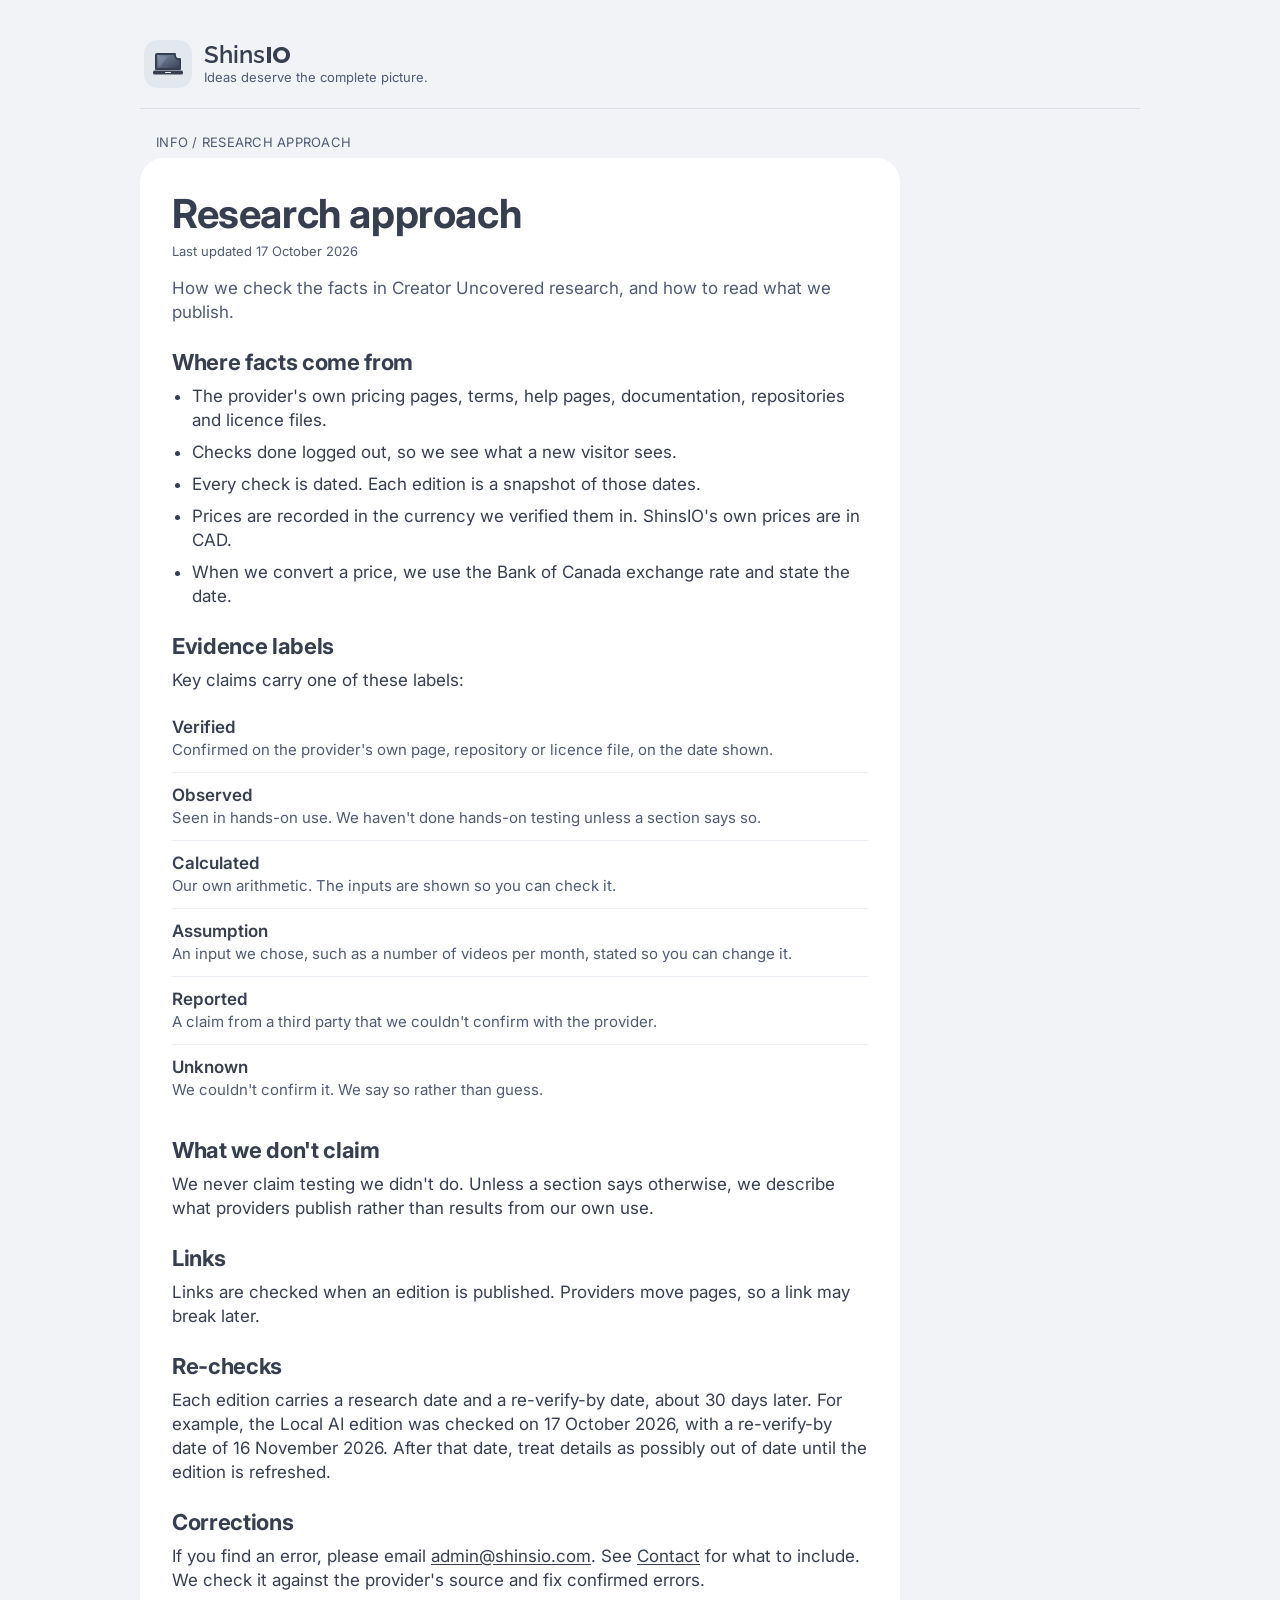
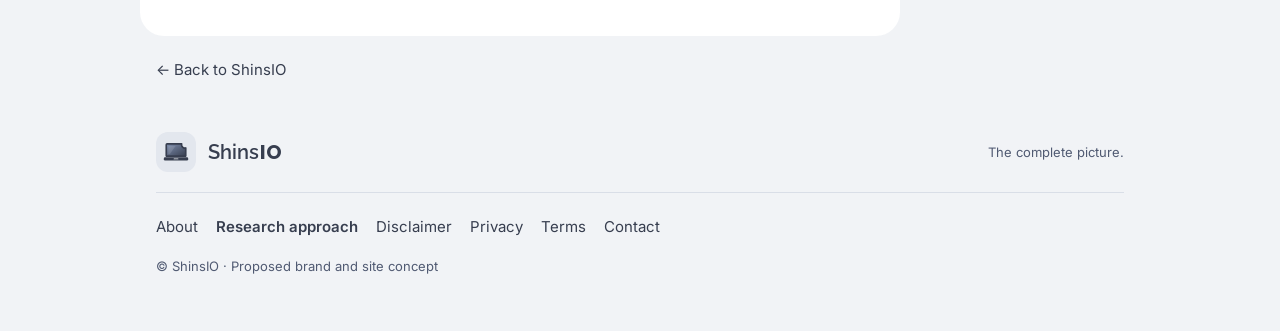
<file: research.html>
<!doctype html>
<html lang="en">
<head>
<meta charset="utf-8">
<meta name="viewport" content="width=device-width, initial-scale=1, viewport-fit=cover">
<title>Research approach · ShinsIO</title>
<meta name="description" content="How ShinsIO verifies prices and limits, what the evidence labels mean, and how often research is re-checked.">
<meta name="theme-color" content="#F1F3F6">
<link rel="preconnect" href="https://fonts.googleapis.com">
<link rel="preconnect" href="https://fonts.gstatic.com" crossorigin>
<link href="https://fonts.googleapis.com/css2?family=Inter:wght@400;500;600;700&family=Poppins:wght@700&family=Raleway:wght@600&display=swap" rel="stylesheet">
<link rel="stylesheet" href="styles.css?v=9">
<link rel="icon" href="data:image/svg+xml,%3Csvg xmlns='http://www.w3.org/2000/svg' viewBox='0 0 64 48'%3E%3Cdefs%3E%3ClinearGradient id='g' x1='0' y1='0' x2='1' y2='1'%3E%3Cstop offset='0' stop-color='%23A78BFA'/%3E%3Cstop offset='1' stop-color='%237C3AED'/%3E%3C/linearGradient%3E%3C/defs%3E%3Cpath d='M10 4h36a8 8 0 0 0 10 10v20H8V6a2 2 0 0 1 2-2z' fill='url(%23g)' stroke='%231F1F1F' stroke-width='4' stroke-linejoin='round'/%3E%3Crect x='2' y='37' width='60' height='8' rx='3' fill='%231F1F1F'/%3E%3Crect x='26' y='40' width='12' height='2' rx='1' fill='%23F7F6F3'/%3E%3C/svg%3E">
</head>
<body>
<svg width="0" height="0" style="position:absolute" aria-hidden="true">
  <defs>
    <linearGradient id="screenGrad" x1="0" y1="0" x2="1" y2="1">
      <stop offset="0" stop-color="#8090B0"/><stop offset="1" stop-color="#373E4F"/>
    </linearGradient>
    <symbol id="logo-laptop" viewBox="0 0 64 48">
      <!-- screen with concave bite at upper-right -->
      <path d="M10 4h36a8 8 0 0 0 10 10v20H8V6a2 2 0 0 1 2-2z" fill="url(#screenGrad)" stroke="#373E4F" stroke-width="4" stroke-linejoin="round"/>
      <path d="M13 9l18 0-14 20h-4z" fill="#fff" opacity=".12"/>
      <rect x="2" y="37" width="60" height="8" rx="3" fill="#373E4F"/>
      <rect x="26" y="40" width="12" height="2" rx="1" fill="#F1F3F6"/>
    </symbol>
  </defs>
</svg>

<div class="page">
  <header class="site-header">
    <a class="brand" href="index.html" aria-label="ShinsIO home">
      <span class="brand-tile"><svg class="laptop" viewBox="0 0 64 48" aria-hidden="true"><use href="#logo-laptop"/></svg></span>
      <span class="brand-text">
        <span class="wordmark"><span class="wm-shins">Shins</span><span class="wm-io">IO</span></span>
        <span class="tagline">Ideas deserve the complete picture.</span>
      </span>
    </a>
  </header>

  <main id="top">
    <section class="section" aria-labelledby="doc-h">
      <p class="eyebrow">Info / Research approach</p>
      <article class="card doc">
        <h1 id="doc-h">Research approach</h1>
        <p class="fine">Last updated 17 October 2026</p>
        <p class="lede">How we check the facts in Creator Uncovered research, and how to read what we publish.</p>
        <h2>Where facts come from</h2>
        <ul>
          <li>The provider's own pricing pages, terms, help pages, documentation, repositories and licence files.</li>
          <li>Checks done logged out, so we see what a new visitor sees.</li>
          <li>Every check is dated. Each edition is a snapshot of those dates.</li>
          <li>Prices are recorded in the currency we verified them in. ShinsIO's own prices are in CAD.</li>
          <li>When we convert a price, we use the Bank of Canada exchange rate and state the date.</li>
        </ul>
        <h2>Evidence labels</h2>
        <p>Key claims carry one of these labels:</p>
        <dl class="labels">
          <div><dt>Verified</dt><dd>Confirmed on the provider's own page, repository or licence file, on the date shown.</dd></div>
          <div><dt>Observed</dt><dd>Seen in hands-on use. We haven't done hands-on testing unless a section says so.</dd></div>
          <div><dt>Calculated</dt><dd>Our own arithmetic. The inputs are shown so you can check it.</dd></div>
          <div><dt>Assumption</dt><dd>An input we chose, such as a number of videos per month, stated so you can change it.</dd></div>
          <div><dt>Reported</dt><dd>A claim from a third party that we couldn't confirm with the provider.</dd></div>
          <div><dt>Unknown</dt><dd>We couldn't confirm it. We say so rather than guess.</dd></div>
        </dl>
        <h2>What we don't claim</h2>
        <p>We never claim testing we didn't do. Unless a section says otherwise, we describe what providers publish rather than results from our own use.</p>
        <h2>Links</h2>
        <p>Links are checked when an edition is published. Providers move pages, so a link may break later.</p>
        <h2>Re-checks</h2>
        <p>Each edition carries a research date and a re-verify-by date, about 30 days later. For example, the Local AI edition was checked on 17 October 2026, with a re-verify-by date of 16 November 2026. After that date, treat details as possibly out of date until the edition is refreshed.</p>
        <h2>Corrections</h2>
        <p>If you find an error, please email <a href="mailto:admin@shinsio.com?subject=ShinsIO%20correction">admin@shinsio.com</a>. See <a href="contact.html">Contact</a> for what to include. We check it against the provider's source and fix confirmed errors.</p>
      </article>
      <p class="doc-back"><a href="index.html">← Back to ShinsIO</a></p>
    </section>
  </main>

  <footer class="site-footer" id="footer">
    <div class="foot-top">
      <span class="brand small"><span class="brand-tile"><svg class="laptop" viewBox="0 0 64 48" aria-hidden="true"><use href="#logo-laptop"/></svg></span>
        <span class="wordmark"><span class="wm-shins">Shins</span><span class="wm-io">IO</span></span></span>
      <span class="foot-tag">The complete picture.</span>
    </div>
    <nav class="foot-links" aria-label="Footer">
      <a href="about.html">About</a><a href="research.html" aria-current="page">Research approach</a><a href="disclaimer.html">Disclaimer</a><a href="privacy.html">Privacy</a><a href="terms.html">Terms</a><a href="contact.html">Contact</a>
    </nav>
    <p class="copy">© ShinsIO · Proposed brand and site concept</p>
  </footer>
</div>
</body>
</html>
</file>
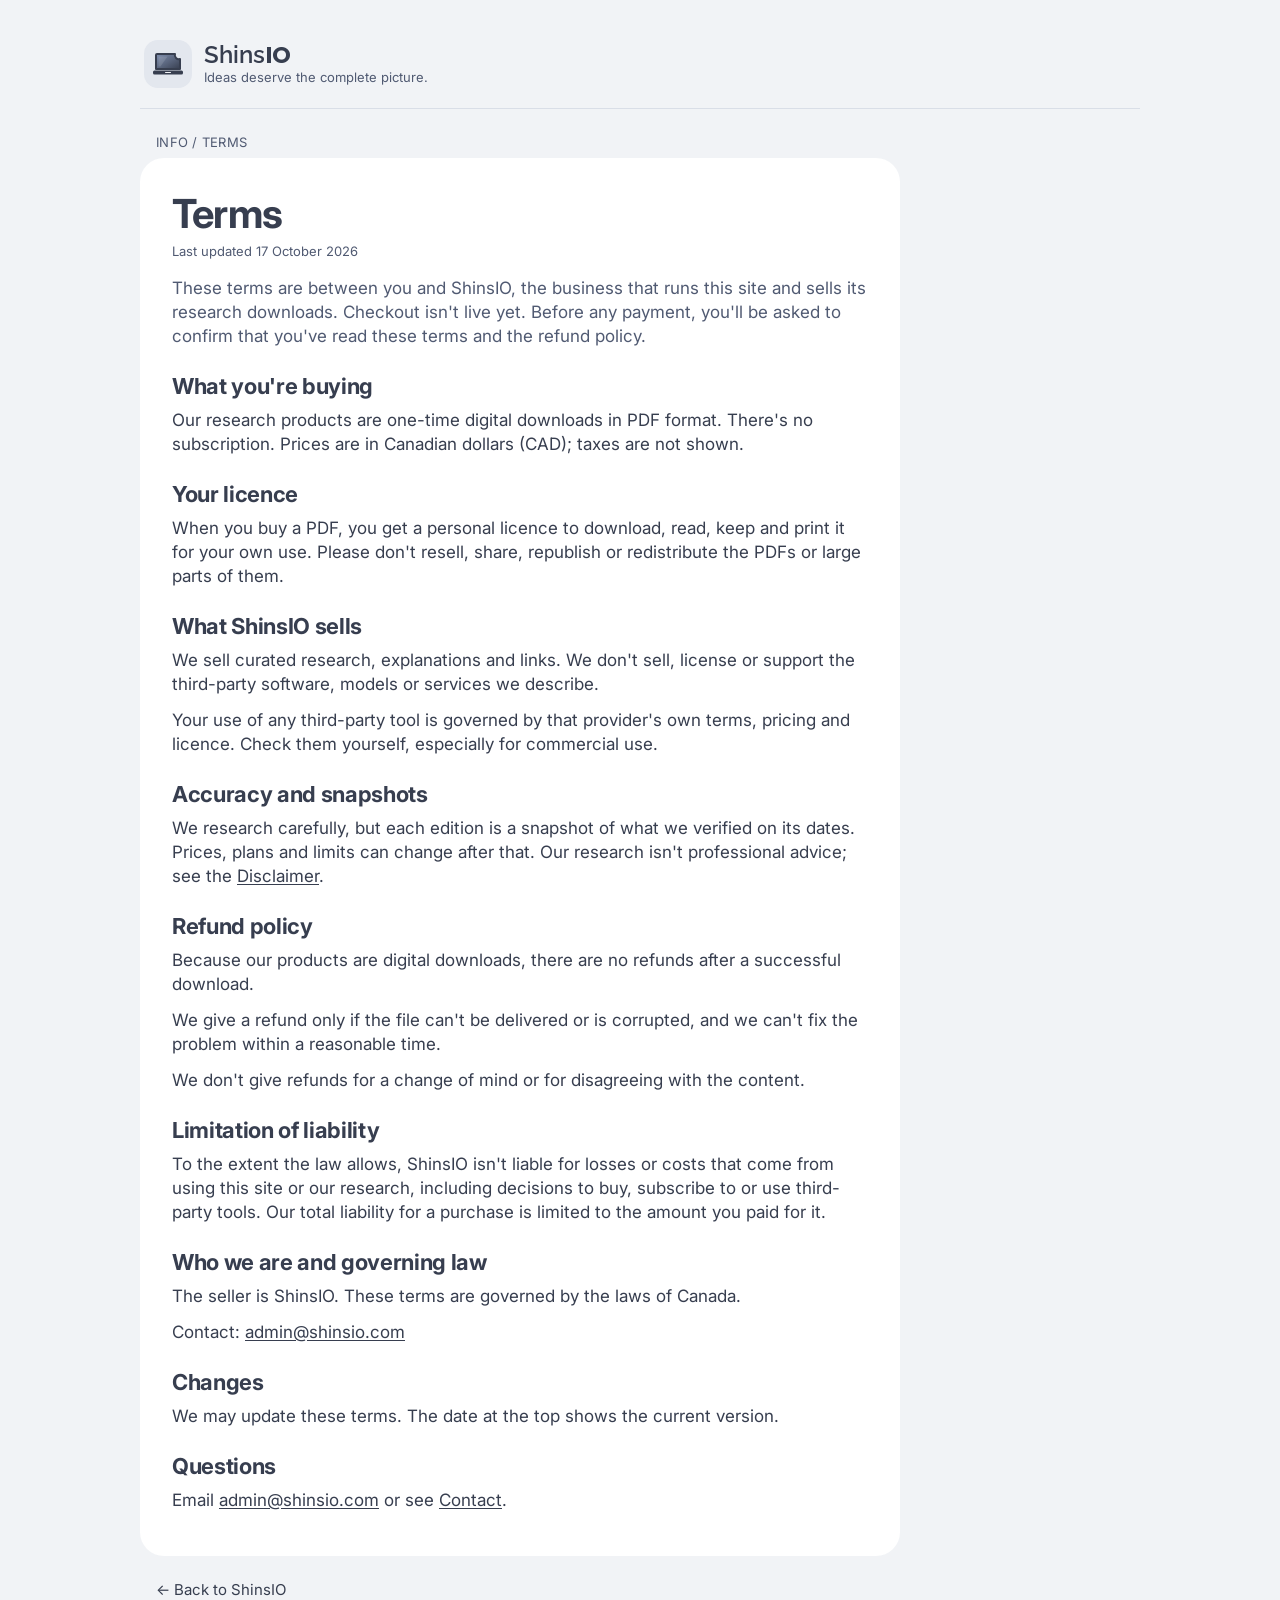
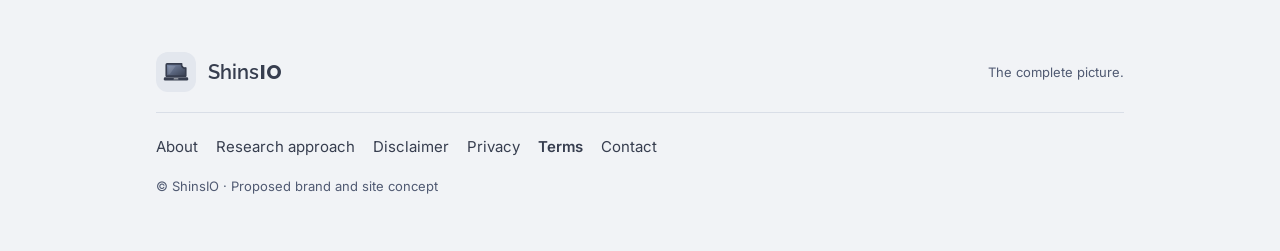
<file: terms.html>
<!doctype html>
<html lang="en">
<head>
<meta charset="utf-8">
<meta name="viewport" content="width=device-width, initial-scale=1, viewport-fit=cover">
<title>Terms · ShinsIO</title>
<meta name="description" content="Terms for ShinsIO research downloads: one-time PDF purchases, personal licence, prices in CAD, third-party tools and limits.">
<meta name="theme-color" content="#F1F3F6">
<link rel="preconnect" href="https://fonts.googleapis.com">
<link rel="preconnect" href="https://fonts.gstatic.com" crossorigin>
<link href="https://fonts.googleapis.com/css2?family=Inter:wght@400;500;600;700&family=Poppins:wght@700&family=Raleway:wght@600&display=swap" rel="stylesheet">
<link rel="stylesheet" href="styles.css?v=9">
<link rel="icon" href="data:image/svg+xml,%3Csvg xmlns='http://www.w3.org/2000/svg' viewBox='0 0 64 48'%3E%3Cdefs%3E%3ClinearGradient id='g' x1='0' y1='0' x2='1' y2='1'%3E%3Cstop offset='0' stop-color='%23A78BFA'/%3E%3Cstop offset='1' stop-color='%237C3AED'/%3E%3C/linearGradient%3E%3C/defs%3E%3Cpath d='M10 4h36a8 8 0 0 0 10 10v20H8V6a2 2 0 0 1 2-2z' fill='url(%23g)' stroke='%231F1F1F' stroke-width='4' stroke-linejoin='round'/%3E%3Crect x='2' y='37' width='60' height='8' rx='3' fill='%231F1F1F'/%3E%3Crect x='26' y='40' width='12' height='2' rx='1' fill='%23F7F6F3'/%3E%3C/svg%3E">
</head>
<body>
<svg width="0" height="0" style="position:absolute" aria-hidden="true">
  <defs>
    <linearGradient id="screenGrad" x1="0" y1="0" x2="1" y2="1">
      <stop offset="0" stop-color="#8090B0"/><stop offset="1" stop-color="#373E4F"/>
    </linearGradient>
    <symbol id="logo-laptop" viewBox="0 0 64 48">
      <!-- screen with concave bite at upper-right -->
      <path d="M10 4h36a8 8 0 0 0 10 10v20H8V6a2 2 0 0 1 2-2z" fill="url(#screenGrad)" stroke="#373E4F" stroke-width="4" stroke-linejoin="round"/>
      <path d="M13 9l18 0-14 20h-4z" fill="#fff" opacity=".12"/>
      <rect x="2" y="37" width="60" height="8" rx="3" fill="#373E4F"/>
      <rect x="26" y="40" width="12" height="2" rx="1" fill="#F1F3F6"/>
    </symbol>
  </defs>
</svg>

<div class="page">
  <header class="site-header">
    <a class="brand" href="index.html" aria-label="ShinsIO home">
      <span class="brand-tile"><svg class="laptop" viewBox="0 0 64 48" aria-hidden="true"><use href="#logo-laptop"/></svg></span>
      <span class="brand-text">
        <span class="wordmark"><span class="wm-shins">Shins</span><span class="wm-io">IO</span></span>
        <span class="tagline">Ideas deserve the complete picture.</span>
      </span>
    </a>
  </header>

  <main id="top">
    <section class="section" aria-labelledby="doc-h">
      <p class="eyebrow">Info / Terms</p>
      <article class="card doc">
        <h1 id="doc-h">Terms</h1>
        <p class="fine">Last updated 17 October 2026</p>
        <p class="lede">These terms are between you and ShinsIO, the business that runs this site and sells its research downloads. Checkout isn't live yet. Before any payment, you'll be asked to confirm that you've read these terms and the refund policy.</p>
        <h2>What you're buying</h2>
        <p>Our research products are one-time digital downloads in PDF format. There's no subscription. Prices are in Canadian dollars (CAD); taxes are not shown.</p>
        <h2>Your licence</h2>
        <p>When you buy a PDF, you get a personal licence to download, read, keep and print it for your own use. Please don't resell, share, republish or redistribute the PDFs or large parts of them.</p>
        <h2>What ShinsIO sells</h2>
        <p>We sell curated research, explanations and links. We don't sell, license or support the third-party software, models or services we describe.</p>
        <p>Your use of any third-party tool is governed by that provider's own terms, pricing and licence. Check them yourself, especially for commercial use.</p>
        <h2>Accuracy and snapshots</h2>
        <p>We research carefully, but each edition is a snapshot of what we verified on its dates. Prices, plans and limits can change after that. Our research isn't professional advice; see the <a href="disclaimer.html">Disclaimer</a>.</p>
        <h2>Refund policy</h2>
        <p>Because our products are digital downloads, there are no refunds after a successful download.</p>
        <p>We give a refund only if the file can't be delivered or is corrupted, and we can't fix the problem within a reasonable time.</p>
        <p>We don't give refunds for a change of mind or for disagreeing with the content.</p>
        <h2>Limitation of liability</h2>
        <p>To the extent the law allows, ShinsIO isn't liable for losses or costs that come from using this site or our research, including decisions to buy, subscribe to or use third-party tools. Our total liability for a purchase is limited to the amount you paid for it.</p>
        <h2>Who we are and governing law</h2>
        <p>The seller is ShinsIO. These terms are governed by the laws of Canada.</p>
        <p>Contact: <a href="mailto:admin@shinsio.com">admin@shinsio.com</a></p>
        <h2>Changes</h2>
        <p>We may update these terms. The date at the top shows the current version.</p>
        <h2>Questions</h2>
        <p>Email <a href="mailto:admin@shinsio.com">admin@shinsio.com</a> or see <a href="contact.html">Contact</a>.</p>
      </article>
      <p class="doc-back"><a href="index.html">← Back to ShinsIO</a></p>
    </section>
  </main>

  <footer class="site-footer" id="footer">
    <div class="foot-top">
      <span class="brand small"><span class="brand-tile"><svg class="laptop" viewBox="0 0 64 48" aria-hidden="true"><use href="#logo-laptop"/></svg></span>
        <span class="wordmark"><span class="wm-shins">Shins</span><span class="wm-io">IO</span></span></span>
      <span class="foot-tag">The complete picture.</span>
    </div>
    <nav class="foot-links" aria-label="Footer">
      <a href="about.html">About</a><a href="research.html">Research approach</a><a href="disclaimer.html">Disclaimer</a><a href="privacy.html">Privacy</a><a href="terms.html" aria-current="page">Terms</a><a href="contact.html">Contact</a>
    </nav>
    <p class="copy">© ShinsIO · Proposed brand and site concept</p>
  </footer>
</div>
</body>
</html>
</file>
<file: styles.css>
/* ShinsIO design tokens — see DESIGN.md */
:root{
  /* Colour — palette D "Blue-Grey + Violet-Grey" (legacy token names kept; values per DESIGN.md) */
  --offwhite:#F1F3F6; --charcoal:#373E4F; --purple:#535E7A; --purple-dk:#373E4F;
  --white:#FFFFFF; --slate:#505A72; --line:#D9DEE7; --hairline:#D9DEE7;
  --text-2:#505A72; --text-3:#505A72; --chev:#AEB5C4; --control:#AEB5C4; --chip:#E3E7EE; --pill:#E0DDEA; --placeholder:#DCE1EA;
  --lav:#E3E7EE; --lav-2:#E3E7EE; --blue:#DDD9E6; --blue-dk:#373E4F; --green:#E8ECF2; --green-dk:#373E4F;
  --mist:#ECEEF2; --peach:#E7E4EE; --rose:#F2EBED;
  --media:rgba(255,255,255,.55); --media-plain:var(--placeholder);
  /* Type scale (iOS-inspired steps) */
  --font:'Inter',system-ui,-apple-system,'Segoe UI',Roboto,sans-serif;
  --t-large:700 34px/41px var(--font);
  --t-large-d:700 40px/48px var(--font);
  --t-title1:700 28px/34px var(--font);
  --t-title1-d:700 32px/38px var(--font);
  --t-title2:700 22px/28px var(--font);
  --t-title3:600 20px/25px var(--font);
  --t-head:600 17px/22px var(--font);
  --t-body:400 17px/24px var(--font);
  --t-sub:400 15px/20px var(--font);
  --t-foot:400 13px/18px var(--font);
  --t-cap:600 12px/16px var(--font);
  /* Spacing */
  --s-1:4px; --s-2:8px; --s-3:12px; --s-4:16px; --s-5:20px; --s-6:24px; --s-8:32px;
  --gutter:16px; --group-gap:35px; --eyebrow-gap:7px; --card-pad:20px;
  /* Radii */
  --r-card:24px; --r-group:20px; --r-inner:12px; --r-icon:7px; --r-pill:999px;
  /* Touch */
  --touch:44px; --btn-h:50px;
}
*{box-sizing:border-box}
html{scroll-behavior:smooth}
body{margin:0;background:var(--offwhite);color:var(--charcoal);font:var(--t-body);-webkit-font-smoothing:antialiased}
h1,h2,h3{margin:0;letter-spacing:-.015em}
p{margin:0 0 var(--s-3)}
a{color:inherit}
.sr-only{position:absolute;width:1px;height:1px;overflow:hidden;clip:rect(0 0 0 0);white-space:nowrap}
.ico{width:22px;height:22px;flex:none;fill:none;stroke:currentColor;stroke-width:1.8;stroke-linecap:round;stroke-linejoin:round}

.page{max-width:560px;margin:0 auto;padding:12px var(--gutter) 40px}

/* Header */
.site-header{position:relative;display:flex;align-items:center;justify-content:space-between;gap:12px;padding:14px 4px 16px;border-bottom:1px solid var(--line);margin-bottom:8px}
.brand{display:flex;align-items:center;gap:12px;text-decoration:none}
.brand-tile{width:48px;height:48px;border-radius:14px;background:var(--lav);display:grid;place-items:center;flex:none}
.laptop{width:32px;height:24px}
.brand-text{display:flex;flex-direction:column}
.wordmark{font-size:24px;line-height:1.1;color:var(--charcoal)}
.wm-shins{font-family:'Raleway',sans-serif;font-weight:600}
.wm-io{font-family:'Poppins',sans-serif;font-weight:700;margin-left:.5px;font-size:.96em}
.tagline{font:var(--t-foot);color:var(--text-2)}
.btn:focus-visible,.chip:focus-visible,a:focus-visible{outline:3px solid var(--purple);outline-offset:2px}
/* Tutorials nav — frozen; do not restyle (see DESIGN.md) */
.tab-nav{display:grid;grid-template-columns:repeat(4,1fr);background:transparent;border:0;box-shadow:none;margin:0 0 8px}
.tab{display:flex;align-items:center;justify-content:center;min-height:44px;font-size:15px;font-weight:500;color:var(--charcoal)}
.tab+.tab{border-left:1px solid rgba(55,62,79,.10)}

/* Section = plain group: label + one surface */
.section{background:none;border:0;padding:0;margin-top:var(--group-gap)}
main > .section:first-child{margin-top:24px}
.eyebrow{font:var(--t-foot);text-transform:uppercase;letter-spacing:.02em;color:var(--text-3);margin:0 var(--s-4) var(--eyebrow-gap)}
.card{border-radius:var(--r-card);padding:var(--card-pad)}
.card.plain{padding:0 4px}
.tint-lavender{background:var(--lav)}
.tint-blue{background:var(--blue)}
.tint-green{background:var(--green);color:var(--green-dk)}
.tint-mist{background:var(--mist)}
h1{font:var(--t-large);letter-spacing:-.01em;margin-bottom:var(--s-3)}
h2{font:var(--t-title1);margin-bottom:var(--s-3)}
.card p{font:var(--t-body);color:var(--charcoal)}
.tint-green p{color:var(--charcoal)}
.card .kicker{font:var(--t-foot);font-weight:600;text-transform:uppercase;letter-spacing:.03em;color:var(--purple-dk);margin-bottom:var(--s-3)}
.card .muted{font:var(--t-sub);color:var(--text-2)}
hr{border:0;height:1px;background:var(--hairline);transform:scaleY(.5);margin:var(--s-4) 0}

/* Pill button (single primary shape) */
.btn{display:flex;justify-content:center;align-items:center;width:100%;min-height:var(--btn-h);padding:0 var(--s-6);border:0;border-radius:var(--r-pill);font:600 17px/22px var(--font);text-decoration:none;cursor:pointer;transition:transform .1s,filter .2s}
.btn:active{transform:scale(.985)}
.btn:hover{filter:brightness(1.08)}
.btn-purple{background:var(--purple-dk);color:#fff;margin-top:var(--s-2)}
.btn-dark{background:var(--charcoal);color:#fff;margin-top:var(--s-4)}

/* 02 tiles, note, badge */
.tiles{display:grid;grid-template-columns:1fr 1fr;gap:10px;margin-top:var(--s-1)}
.tile{background:var(--white);border-radius:var(--r-inner);padding:14px}
.tile .ico{color:var(--blue-dk);width:20px;height:20px;margin-bottom:6px}
.tile h3{font:var(--t-head);margin-bottom:var(--s-1)}
.card .tile p{font:var(--t-sub);margin:0}
.note{display:flex;gap:10px}
.note .ico{color:var(--blue-dk);margin-top:2px}
.note h3{font:var(--t-title3);margin-bottom:var(--s-2)}
.card .note p{font:var(--t-sub)}
.card .badge{display:inline-flex;align-items:center;text-transform:none;font:600 13px/18px var(--font);padding:6px 12px;border-radius:var(--r-pill);background:var(--pill);color:var(--charcoal);margin:var(--s-1) 0 0}

/* 03 feature list + trust */
.feature-list{list-style:none;padding:0;margin:var(--s-2) 0 var(--s-3)}
.feature-list li{display:flex;gap:14px;margin-bottom:var(--s-3)}
.feature-list .ico{margin-top:0}
.feature-list h3{font:var(--t-head);margin-bottom:2px}
.card .feature-list p{font:var(--t-sub);margin:0}
.card .trust{background:rgba(255,255,255,.55);border-radius:var(--r-inner);padding:14px 16px;margin:0;font-weight:500}

/* 04 package selection cards */
fieldset{border:0;margin:0;padding:0}
.packages{display:grid;gap:var(--s-3);margin-top:var(--s-1)}
.pkg{position:relative;display:block;cursor:pointer}
.pkg input{position:absolute;opacity:0;inset:0;cursor:pointer}
.pkg-body{display:flex;flex-direction:column;background:var(--white);border:0;border-radius:var(--r-group);padding:18px 16px;transition:box-shadow .2s}
.pkg input:checked + .pkg-body{box-shadow:inset 0 0 0 2px var(--purple-dk)}
.pkg input:focus-visible + .pkg-body{outline:3px solid var(--purple);outline-offset:2px}
.radio{width:18px;height:18px;border-radius:50%;border:2px solid var(--control);flex:none;display:grid;place-items:center}
.pkg input:checked + .pkg-body .radio{border-color:var(--purple-dk)}
.pkg input:checked + .pkg-body .radio::after{content:"";width:8px;height:8px;border-radius:50%;background:var(--purple-dk)}
.pkg-title{display:block;font:var(--t-title2)}
.pkg-aud{display:block;font:var(--t-sub);font-weight:500;color:var(--text-2);margin-top:var(--s-1)}
.pkg-desc{display:block;font:var(--t-sub);color:var(--charcoal);margin:var(--s-2) 0}
.pkg-foot{display:flex;align-items:center;gap:10px;margin-top:auto;padding-top:var(--s-3);border-top:1px solid var(--line);font:var(--t-foot);color:var(--text-2)}
.pkg-code{flex:1}
.price{font:var(--t-sub);font-weight:500;color:var(--text-2)}
.depth{display:flex;align-items:center;gap:6px;font:var(--t-foot);color:var(--text-2)}
.pkg .depth{margin-bottom:var(--s-3)}
.depth i{width:10px;height:10px;border-radius:50%;background:var(--placeholder)}
.depth i.on{background:var(--purple-dk)}
.depth i:last-of-type{margin-right:6px}
.h-sub{font:var(--t-title2);margin-bottom:var(--s-2)}

/* Grouped list: research packs */
.packs{background:var(--white);border-radius:var(--r-group);overflow:hidden;margin-top:var(--s-1)}
.pack{display:grid;grid-template-columns:24px 1fr auto;column-gap:15px;align-items:start;padding:14px 16px;cursor:pointer;position:relative}
.pack+.pack::before{content:"";position:absolute;top:0;left:55px;right:0;height:1px;background:var(--hairline);transform:scaleY(.5)}
.pack input{position:absolute;opacity:0;width:1px;height:1px}
.check{width:24px;height:24px;border-radius:50%;border:1.5px solid var(--control);grid-row:1;display:grid;place-items:center;transition:.15s}
.pack input:checked + .check{background:var(--charcoal);border-color:var(--charcoal)}
.pack input:checked + .check::after{content:"";width:6px;height:11px;border:solid #fff;border-width:0 2px 2px 0;transform:translateY(-1px) rotate(45deg)}
.pack input:focus-visible + .check{outline:3px solid var(--purple);outline-offset:2px}
.pack-text{display:contents}
.pack-title{display:block;font:var(--t-head);grid-column:2;grid-row:1;align-self:center}
.pack-desc{display:block;font:var(--t-sub);color:var(--text-2);grid-column:2;grid-row:2;margin-top:2px}
.pack-price{font:var(--t-sub);color:var(--text-2);grid-column:3;grid-row:1/3;align-self:center}

/* Summary group */
.summary{background:var(--lav);border-radius:var(--r-group);padding:18px 16px;margin-top:var(--s-6)}
.summary .row{display:flex;justify-content:space-between;align-items:baseline;font:var(--t-body);margin-bottom:var(--s-2)}
.summary hr{margin:var(--s-3) 0}
.summary .total span{font:var(--t-title2)}
.summary .total strong{font:var(--t-title1);color:var(--purple-dk)}
.card .fine{font:var(--t-foot);color:var(--text-2);margin:6px 0 0}
.center{text-align:center}
.card .flash{color:var(--purple-dk);font-weight:600}

/* 05 chips + app card */
.chips{display:flex;flex-wrap:wrap;gap:var(--s-2);margin:var(--s-1) 0 var(--s-4)}
.chip{border:0;background:var(--chip);color:var(--charcoal);border-radius:var(--r-pill);padding:0 var(--s-4);font:500 15px/20px var(--font);cursor:pointer;min-height:var(--touch)}
.chip[aria-selected="true"]{background:var(--lav-2);color:var(--purple-dk)}
.app-card{background:var(--lav-2);border-radius:var(--r-group);padding:18px 16px;transition:background .25s}
.app-card[data-hue="blue"]{background:var(--blue)}.app-card[data-hue="green"]{background:var(--green)}
.app-card[data-hue="peach"]{background:var(--peach)}.app-card[data-hue="rose"]{background:var(--rose)}
.app-card h3{font:var(--t-title2);margin-bottom:var(--s-1)}
.card .app-tag{color:var(--purple-dk);font-weight:600;margin-bottom:var(--s-1)}
.card .app-card p{font:var(--t-sub);margin-bottom:var(--s-3)}
.status{display:inline-flex;align-items:center;min-height:24px;font:var(--t-cap);background:rgba(255,255,255,.7);border-radius:var(--r-pill);padding:0 10px;color:var(--text-2)}

/* 06 grouped link list (settings-row anatomy) */
.link-list{list-style:none;padding:0;margin:var(--s-2) 0 0;background:var(--white);border:0;border-radius:var(--r-group);overflow:hidden}
.link-list a{display:flex;align-items:center;gap:15px;min-height:60px;padding:12px 16px;position:relative;text-decoration:none}
.link-list li+li a::before{content:"";position:absolute;top:0;left:60px;right:0;height:1px;background:var(--hairline);transform:scaleY(.5)}
.row-tile{width:29px;height:29px;border-radius:var(--r-icon);background:var(--lav);color:var(--purple-dk);display:grid;place-items:center;flex:none}
.row-tile .ico{width:18px;height:18px}
.row-text{flex:1;min-width:0}
.link-list strong{display:block;font:var(--t-head)}
.link-list small{display:block;font:var(--t-sub);color:var(--text-2)}
.chev{flex:none;width:8px;height:13px;color:var(--chev)}

/* Footer */
.site-footer{padding:40px var(--s-4) 0}
.foot-top{display:flex;justify-content:space-between;align-items:center;padding-bottom:var(--s-5);border-bottom:1px solid var(--line)}
.brand.small .brand-tile{width:40px;height:40px;border-radius:12px}
.brand.small .laptop{width:26px;height:20px}
.brand.small .wordmark{font-size:20px}
.foot-tag{font:var(--t-foot);color:var(--text-2)}
.foot-links{display:flex;flex-wrap:wrap;gap:0 18px;padding:var(--s-3) 0 var(--s-2)}
.foot-links a{display:inline-flex;align-items:center;min-height:var(--touch);text-decoration:none;font:var(--t-sub)}
.copy{font:var(--t-foot);color:var(--text-2);margin:0}

/* Secondary info pages (footer-linked): one white surface, reading width — see DESIGN.md */
.doc{background:var(--white);max-width:760px}
.doc h1{margin-bottom:var(--s-1)}
.doc h2{font:var(--t-title2);margin:var(--s-6) 0 var(--s-2)}
.card.doc .fine{margin:0 0 var(--s-4)}
.card.doc .lede{color:var(--text-2)}
.doc ul{margin:0 0 var(--s-3);padding-left:var(--s-5)}
.doc li{margin-bottom:var(--s-2)}
.doc a{text-underline-offset:2px}
.labels{margin:0 0 var(--s-3)}
.labels div{position:relative;padding:var(--s-3) 0}
.labels div+div::before{content:"";position:absolute;top:0;left:0;right:0;height:1px;background:var(--hairline);transform:scaleY(.5)}
.labels dt{font:var(--t-head)}
.labels dd{margin:2px 0 0;font:var(--t-sub);color:var(--text-2)}
.doc-back{margin:var(--s-3) var(--s-4) 0}
.doc-back a{display:inline-flex;align-items:center;min-height:var(--touch);font:var(--t-sub);text-decoration:none}
.foot-links a[aria-current="page"]{font-weight:600}

/* Image placeholders: hidden below 960px */
.media{display:none}
.media-glyph{width:28px;height:28px;fill:none;stroke:currentColor;stroke-width:1.5;stroke-linecap:round;stroke-linejoin:round;opacity:.35}

/* Tablet ≥760 */
@media (min-width:760px){
  .page{max-width:860px;padding:20px 32px 56px}
  .site-header{padding:20px 4px}
  :root{--card-pad:32px}
  h1{font:var(--t-large-d)}
  h2{font:var(--t-title1-d)}
  #hook .btn{width:auto;display:inline-flex;padding:0 36px}
  .tiles{grid-template-columns:repeat(4,1fr)}
  .packages{grid-template-columns:1fr 1fr}
  .pkg-body{height:100%}
  .packs{display:grid;grid-template-columns:1fr 1fr}
  .packs .pack:nth-child(3)::before{display:none}  /* legend is child 1; first row in col 2 */
  #research .btn-dark{max-width:360px;margin-left:auto;margin-right:auto}
}

/* Desktop ≥960: two-column cards with placeholders, page cap 1000 */
@media (min-width:960px){
  .page{max-width:1064px}
  .media{display:grid;place-items:center;border-radius:var(--r-inner);background:var(--media);color:var(--charcoal);width:100%}
  .media-1x1{aspect-ratio:1/1}.media-4x3{aspect-ratio:4/3}.media-16x9{aspect-ratio:16/9}
  .card.plain .media{background:var(--media-plain)}
  .card.has-media{display:grid;grid-template-columns:1fr 1fr;column-gap:var(--s-8);align-items:center}
  .card.has-media > .card-text{grid-column:1;grid-row:1}
  .card.has-media > .media{grid-column:2;grid-row:1}
  .card.has-media.flip > .card-text{grid-column:2}
  .card.has-media.flip > .media{grid-column:1}
  .card.has-media > .card-full{grid-column:1/-1;grid-row:2}
  .card-text > :last-child{margin-bottom:0}
  /* Approved illustrations (desktop only; .media stays hidden below 960) */
  .media:has(> .media-img){overflow:hidden}
  .media-img{display:block;width:100%;height:100%;object-fit:cover;object-position:center}
  #reality .tiles{grid-template-columns:1fr 1fr}
  #solution .card-full{margin-top:var(--s-3)}
  #supporting .card.has-media{column-gap:var(--s-8)}
  #supporting .card-full{margin-top:var(--s-6)}
  #supporting .media{max-width:420px;justify-self:end}
  /* 05: placeholder takes the app hue, phone crop inside */
  #family .media{position:relative;transition:background .25s;background:var(--lav-2)}
  #family:has(.app-card[data-hue="blue"]) .media{background:var(--blue)}
  #family:has(.app-card[data-hue="green"]) .media{background:var(--green)}
  #family:has(.app-card[data-hue="peach"]) .media{background:var(--peach)}
  #family:has(.app-card[data-hue="rose"]) .media{background:var(--rose)}
  .media-phone{position:absolute;height:78%;aspect-ratio:9/16;border-radius:var(--r-card);background:rgba(255,255,255,.55)}
  #family .media-glyph{position:relative;z-index:1}
  .media-phone:has(> .media-img){overflow:hidden;height:92%}
  /* 04: thumbnails + sticky summary column */
  .research-grid{display:grid;grid-template-columns:1.4fr 1fr;column-gap:var(--s-8);align-items:start}
  .research-aside{position:sticky;top:var(--s-6)}
  .research-aside .summary{margin-top:0}
  #research .btn-dark{max-width:none}
  .packs{grid-template-columns:1fr}  /* narrow main column: one column reads better */
  .packs .pack:nth-child(3)::before{display:block}
  .media-thumb{margin-bottom:var(--s-3);background:var(--lav)}
  .pkg .media-thumb .media-glyph{width:22px;height:22px}
}
@media (prefers-reduced-motion:reduce){*{transition:none!important;scroll-behavior:auto!important}}
@supports (corner-shape:squircle){.card,.link-list,.packs,.summary{corner-shape:squircle}}
</file>
